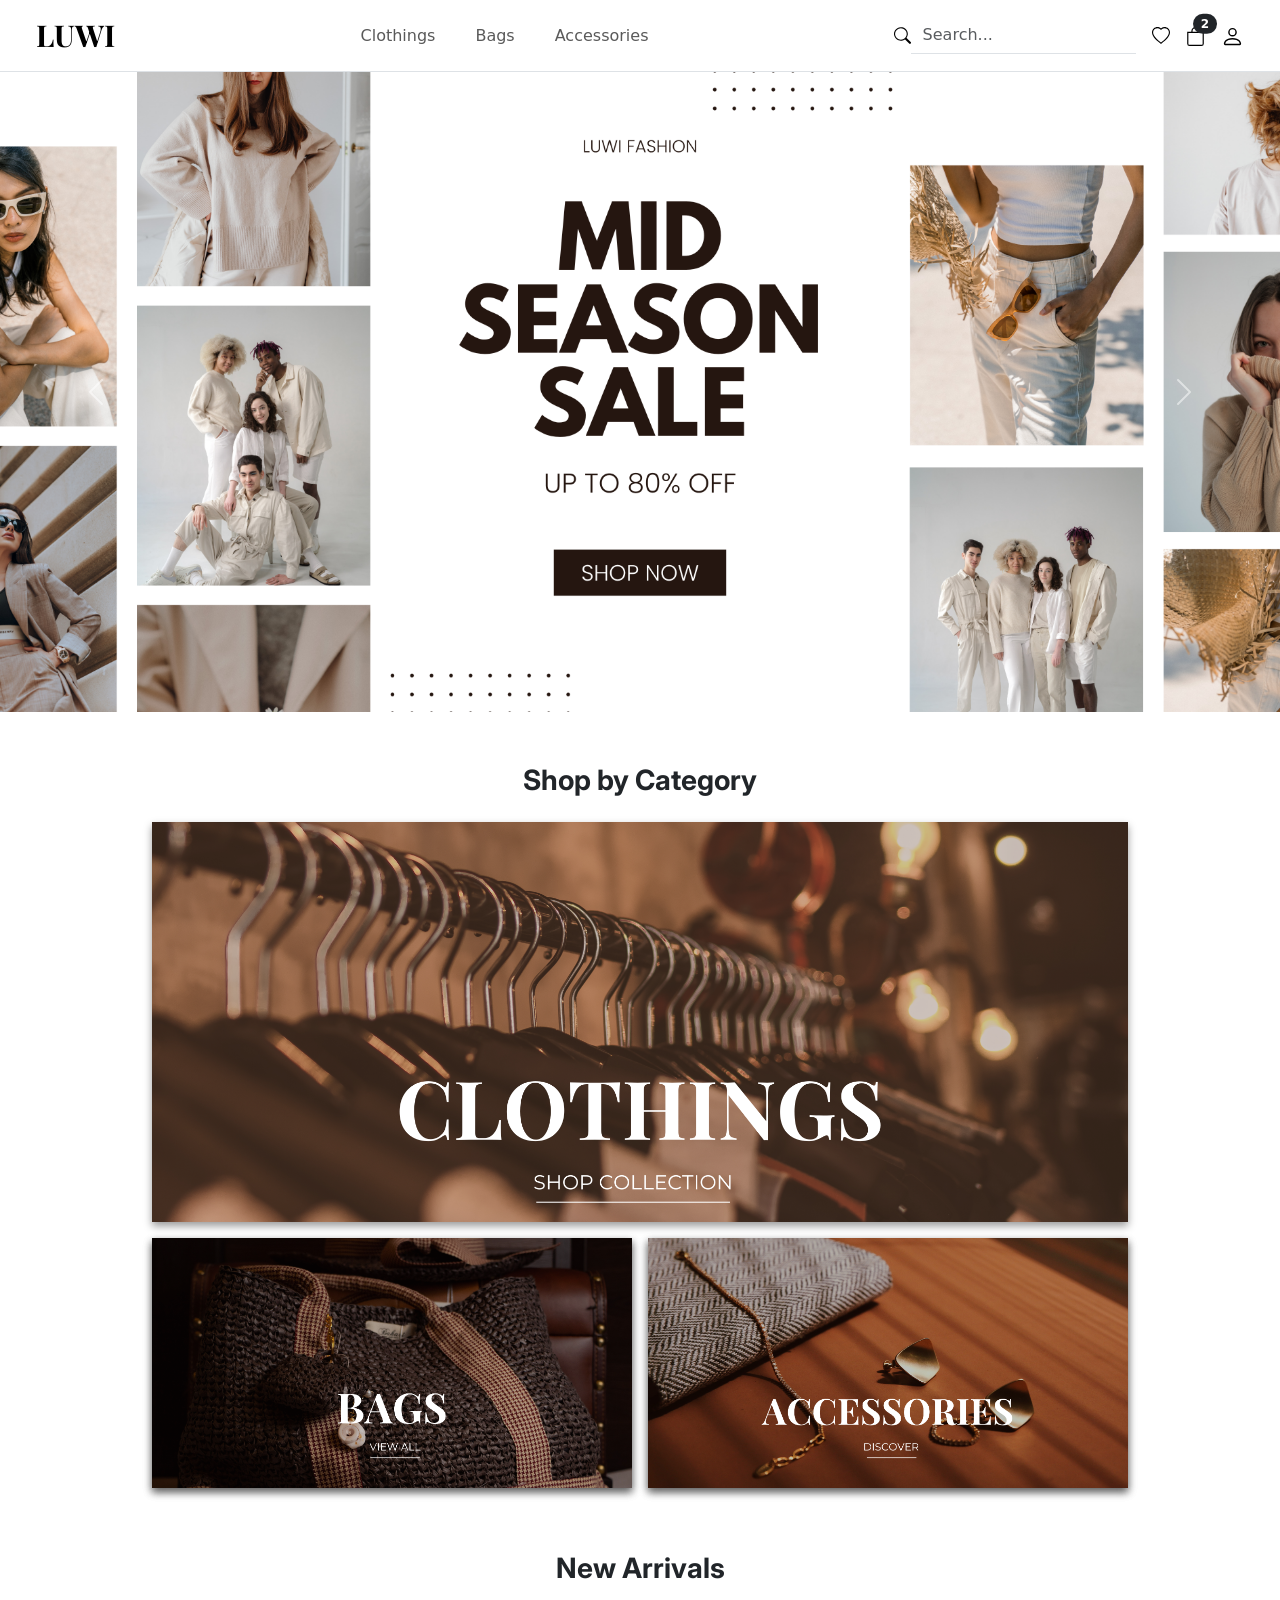
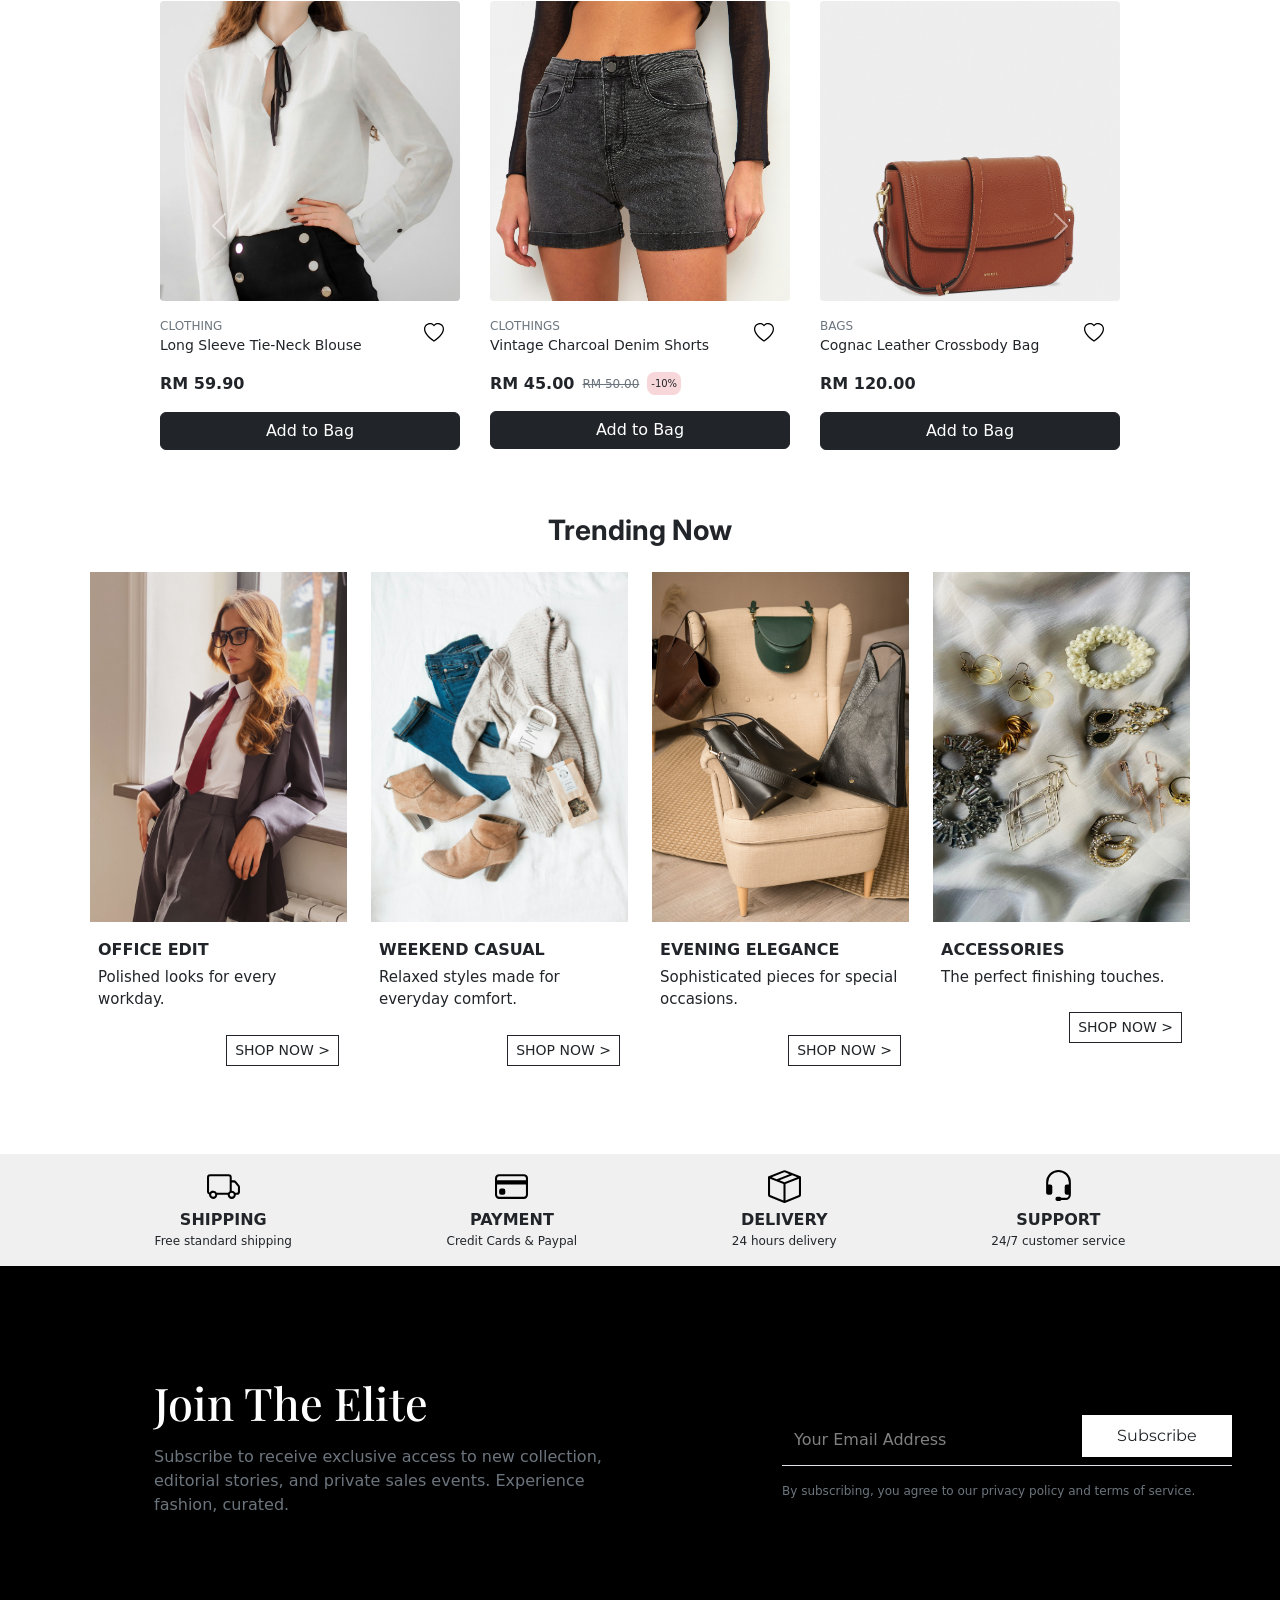
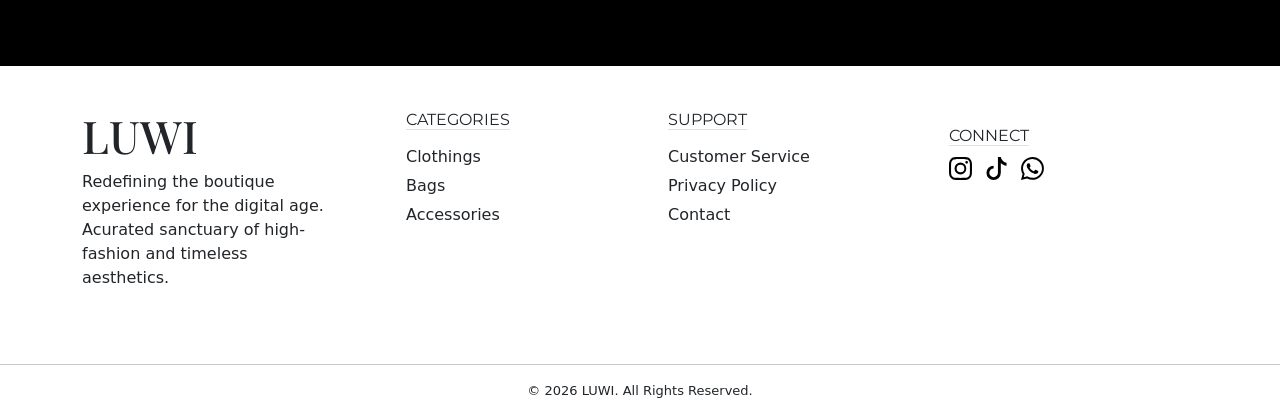
<file: index.html>
<!DOCTYPE html>
<html lang="en">
<head>
    <meta charset="UTF-8">
    <meta name="viewport" content="width=device-width, initial-scale=1.0">
    <link rel="icon" type="image/png" href="./img/icon.png">
    <title>Luwi Fashion</title>
    <link href="https://cdn.jsdelivr.net/npm/bootstrap@5.3.8/dist/css/bootstrap.min.css" rel="stylesheet" integrity="sha384-sRIl4kxILFvY47J16cr9ZwB07vP4J8+LH7qKQnuqkuIAvNWLzeN8tE5YBujZqJLB" crossorigin="anonymous">
    <link rel="preconnect" href="https://fonts.googleapis.com">
    <link rel="preconnect" href="https://fonts.gstatic.com" crossorigin>
    <link href="https://fonts.googleapis.com/css2?family=Inter:ital,opsz,wght@0,14..32,100..900;1,14..32,100..900&family=Montserrat:ital,wght@0,100..900;1,100..900&family=Playfair+Display:ital,wght@0,400..900;1,400..900&display=swap" rel="stylesheet">
    <link rel="stylesheet" href="./css/styles.css">
</head>
<body>
    <!-- NAVBAR -->
    <nav class="navbar navbar-expand-lg bg-white sticky-top border-bottom">
        <div class="container-fluid mx-lg-4 d-flex justify-content-between align-items-center">
            
            <!-- navbar btn for mobile view -->
            <button class="navbar-toggler order-1 order-lg-0 border-0" type="button" data-bs-toggle="offcanvas" data-bs-target="#mobileNav" aria-controls="mobileNav" aria-label="Toggle navigation">
                <span class="navbar-toggler-icon"></span>
            </button>

            <!-- logo -->
            <a class="navbar-brand mx-auto mx-lg-0 order-2 order-lg-1 logo" href="./index.html">LUWI</a>

            <!-- Center Desktop Navbar -->
            <div class="d-none d-lg-flex order-lg-2">
                <ul class="navbar-nav mx-auto gap-4">
                    <li class="nav-item">
                        <a class="nav-link" href="clothings.html">Clothings</a>
                    </li>
                    <li class="nav-item">
                        <a class="nav-link" href="#">Bags</a>
                    </li>
                    <li class="nav-item">
                        <a class="nav-link" href="#">Accessories</a>
                    </li>
                </ul>
            </div>

            <!-- Right Desktop Navbar -->
            <div class="d-flex d-lg-flex order-3 order-lg-3 gap-3">
                <form class="d-none d-lg-flex">
                    <img src="./img/search.svg" alt="search" width="18px">
                    <input type="search" class="form-control border-0 border-bottom rounded-0" placeholder="Search...">
                </form>

                <a href="wishlist.html" class="my-auto"><img src="./img/heart.svg" alt="heart-icon" width="18px"></a>
                
                <a href="cart.html" class="my-auto position-relative">
                    <img src="./img/bag.svg" alt="bag-icon" height="19px">
                    <span class="position-absolute top-0 start-100 translate-middle badge rounded-pill bg-dark">2</span>
                </a>
                
                <div class="dropdown my-auto">
                    <a href="#" role="button" data-bs-toggle="dropdown" aria-expanded="false">
                        <img src="./img/person.svg" alt="profile-icon" width="23px">
                    </a>
                    <ul class="dropdown-menu dropdown-menu-end">
                        <li><a href="#" class="dropdown-item">Login</a></li>
                        <li><a href="#" class="dropdown-item">Sign Up</a></li>
                    </ul>
                </div>
            </div>
            <!-- End of Desktop Navbar -->
        </div>
    </nav>

    <!-- mobile responsive nav -->
    <div class="container">
        <div class="offcanvas offcanvas-start" id="mobileNav" aria-labelledby="mobileNavLabel">
            <div class="offcanvas-header">
                <a href="index.html" class="navbar-brand logo">LUWI</a>
                <button type="button" class="btn-close" data-bs-dismiss="offcanvas" aria-label="Close"></button>
            </div>
            <div class="offcanvas-body">
                <form>
                    <input type="search" class="form-control mb-3 border-0 border-bottom rounded-0" placeholder="Search...">
                </form>
                <ul class="mobile-nav navbar-nav ms-2">
                    <li class="nav-item">
                        <a href="clothings.html" class="nav-link active">Clothings</a>
                    </li>
                    <li class="nav-item">
                        <a href="#" class="nav-link">Bags</a>
                    </li>
                    <li class="nav-item">
                        <a href="#" class="nav-link">Accessories</a>
                    </li>
                </ul>
            </div>
        </div>
    </div>
    <!-- END OF NAVBAR -->

    <!-- HERO SECTION -->
    <div id="carouselIndicators" class="carousel slide" data-bs-ride="carousel">
        <div class="carousel-indicators">
            <button type="button" data-bs-target="#carouselIndicators" data-bs-slide-to="0" class="active" aria-current="true" aria-label="Slide 1"></button>
            <button type="button" data-bs-target="#carouselIndicators" data-bs-slide-to="1" aria-label="Slide 2"></button>
            <button type="button" data-bs-target="#carouselIndicators" data-bs-slide-to="2" aria-label="Slide 3"></button>
        </div>
        <div class="carousel-inner">
            <div class="carousel-item active">
                <a href="clothings.html">
                    <img src="./img/slide1.png" class="d-block w-100" alt="slide1">
                </a>
            </div>
            <div class="carousel-item">
                <a href="clothings.html">
                    <img src="./img/slide2.png" class="d-block w-100" alt="slide2">
                </a>
            </div>
            <div class="carousel-item">
                <a href="clothings.html">
                    <img src="./img/slide3.png" class="d-block w-100" alt="slide2">
                </a>
            </div>
        </div>
        <button class="carousel-control-prev" type="button" data-bs-target="#carouselIndicators" data-bs-slide="prev">
            <span class="carousel-control-prev-icon" aria-hidden="true"></span>
        </button>
        <button class="carousel-control-next" type="button" data-bs-target="#carouselIndicators" data-bs-slide="next">
            <span class="carousel-control-next-icon" aria-hidden="true"></span>
        </button>
    </div>
    <!-- END OF HERO SECTION -->

    <!-- SHOP BY CATEGORY -->
    <div class="container text-center my-3 py-3 category">
        <h5 class="mb-4">Shop by Category</h5>
        
        <div class="row g-3">
            <div class="col-12">
                <div class="grid1">
                    <a href="clothings.html">
                        <img src="./img/category1.png" alt="category1">
                    </a>
                </div>
            </div>
            <div class="col-6">
                <div class="grid2">
                    <a href="clothings.html">
                        <img src="./img/category2.png" alt="category1">
                    </a>
                </div>
            </div>
            <div class="col-6">
                <div class="grid3">
                    <a href="clothings.html">
                        <img src="./img/category3.png" alt="category1">
                    </a>
                </div>
            </div>
        </div>
    </div>
    <!-- END OF SHOP BY CATEGORY -->

    <!-- NEW ARRIVAL -->
    <div class="carousel slide new-arrival mb-3" id="cardCarousel">
        <h5 class="m-0 mt-5">New Arrivals</h5>

        <div class="carousel-inner carousel-content">
            <!-- carousel slide 1 -->
            <div class="carousel-item my-3 active">
                <div class="d-flex justify-content-center justify-space-between gap-3 card-gap">
                    <div class="card border-0">
                        <div class="card-body p-0 position-relative">
                            <a href="./product-detail.html" class="text-decoration-none text-dark">
                                <img src="./img/blouse.jpg" alt="blouse" class="rounded-1 card-img" height="300px" width="100%">
                                <div class="card-detail mt-2">
                                    <p class="text-secondary category-card pt-2 my-0">CLOTHING</p>
                                    <p class="card-description mt-0 mb-2">Long Sleeve Tie-Neck Blouse</p>
                                    <p class="fw-bold price-carousel mt-md-3">RM 59.90</p>
                                </div>
                            </a>

                            <div class="heart-icon position-absolute">
                                <button class="bg-transparent border-0 heart-btn">
                                    <img src="./img/heart.svg" alt="heart-icon">
                                </button>
                            </div>

                            <button type="button" class="btn btn-dark w-100">Add to Bag</button>
                        </div>
                    </div>

                    <div class="card border-0">
                        <div class="card-body p-0 position-relative">
                            <a href="./product-detail.html" class="text-decoration-none text-dark">
                                <img src="./img/new-arrival/denim-short.jpg" alt="short" class="rounded-1 card-img" height="300px" width="100%">
                                <div class="card-detail mt-2">
                                    <p class="text-secondary category-card pt-2 my-0">CLOTHINGS</p>
                                    <p class="card-description mt-0 mb-2 mb-md-0">Vintage Charcoal Denim Shorts</p>

                                    <!-- discount -->
                                    <div class="d-md-flex align-items-center">
                                        <p class="fw-bold price-carousel m-0">RM 45.00</p>
                                        <div class="d-flex align-items-center mt-0 mt-md-3">
                                            <p class="text-secondary text-decoration-line-through ori-price mx-md-2 mx-1">RM 50.00</p>
                                            <p class="bg-danger-subtle p-1 rounded-3 discount-price">-10%</p>
                                        </div>
                                    </div>
                                </div>
                            </a>

                            <div class="heart-icon position-absolute">
                                <button class="bg-transparent border-0 heart-btn">
                                    <img src="./img/heart.svg" alt="heart-icon">
                                </button>
                            </div>

                            <button type="button" class="btn btn-dark w-100">Add to Bag</button>
                        </div>
                    </div>

                    <div class="card border-0">
                        <div class="card-body p-0 card-body-3 position-relative">
                            <a href="./product-detail.html" class="text-decoration-none text-dark">
                                <img src="./img/new-arrival/handbag1.jpg" alt="bag" class="rounded-1 card-img" height="300px" width="100%">
                                <div class="card-detail mt-2">
                                    <p class="text-secondary category-card pt-2 my-0">BAGS</p>
                                    <p class="card-description mt-0 mb-2">Cognac Leather Crossbody Bag</p>
                                    <p class="fw-bold price-carousel mt-md-3">RM 120.00</p>
                                </div>
                            </a>

                            <div class="heart-icon position-absolute">
                                <button class="bg-transparent border-0 heart-btn">
                                    <img src="./img/heart.svg" alt="heart-icon">
                                </button>
                            </div>

                            <button type="button" class="btn btn-dark w-100">Add to Bag</button>
                        </div>
                    </div>
                </div>
            </div>

            <!-- carousel slide 2 -->
            <div class="carousel-item my-3">
                <div class="d-flex justify-content-center justify-space-between gap-3 card-gap">
                    <div class="card border-0">
                        <div class="card-body p-0 position-relative">
                            <a href="./product-detail.html" class="text-decoration-none text-dark">
                                <img src="./img/new-arrival/necklace.jpg" alt="necklace" class="rounded-1 card-img" height="300px" width="100%">
                                <div class="card-detail mt-2">
                                    <p class="text-secondary category-card pt-2 my-0">ACCESSORIES</p>
                                    <p class="card-description mt-0 mb-2 mb-md-0">Multi-Layered Gold Necklace</p>

                                    <!-- discount -->
                                    <div class="d-md-flex align-items-center">
                                        <p class="fw-bold price-carousel m-0">RM 37.05</p>
                                        <div class="d-flex align-items-center mt-0 mt-md-3">
                                            <p class="text-secondary text-decoration-line-through ori-price mx-md-2 mx-1">RM 39.00</p>
                                            <p class="bg-danger-subtle p-1 rounded-3 discount-price">-5%</p>
                                        </div>
                                    </div>
                                </div>
                            </a>

                            <div class="heart-icon position-absolute">
                                <button class="bg-transparent border-0 heart-btn">
                                    <img src="./img/heart.svg" alt="heart-icon">
                                </button>
                            </div>

                            <button type="button" class="btn btn-dark w-100">Add to Bag</button>
                        </div>
                    </div>

                    <div class="card border-0">
                        <div class="card-body p-0 position-relative">
                            <a href="./product-detail.html" class="text-decoration-none text-dark">
                                <img src="./img/new-arrival/glasses.jpg" alt="glasses" class="rounded-1 card-img" height="300px" width="100%">
                                <div class="card-detail mt-2">
                                    <p class="text-secondary category-card pt-2 my-0">ACCESSORIES</p>
                                    <p class="card-description mt-0 mb-2 mb-md-0">Hexagonal Clear Frame Glasses</p>
                                    
                                    <!-- discount -->
                                    <div class="d-md-flex align-items-center">
                                        <p class="fw-bold price-carousel m-0">RM 48.40</p>
                                        <div class="d-flex align-items-center mt-0 mt-md-3">
                                            <p class="text-secondary text-decoration-line-through ori-price mx-md-2 mx-1">RM 55.00</p>
                                            <p class="bg-danger-subtle p-1 rounded-3 discount-price">-12%</p>
                                        </div>
                                    </div>
                                </div>
                            </a>

                            <div class="heart-icon position-absolute">
                                <button class="bg-transparent border-0 heart-btn">
                                    <img src="./img/heart.svg" alt="heart-icon">
                                </button>
                            </div>

                            <button type="button" class="btn btn-dark w-100">Add to Bag</button>
                        </div>
                    </div>

                    <div class="card border-0">
                        <div class="card-body p-0 card-body-3 position-relative">
                            <a href="./product-detail.html" class="text-decoration-none text-dark">
                                <img src="./img/new-arrival/handbag2.jpg" alt="bag" class="rounded-1 card-img" height="300px" width="100%">
                                <div class="card-detail mt-2">
                                    <p class="text-secondary category-card pt-2 my-0">BAGS</p>
                                    <p class="card-description mt-0 mb-2">The Woven Chain Tote Bag (Chestnut)</p>
                                    <p class="fw-bold price-carousel mt-md-3">RM 65.90</p>
                                </div>
                            </a>

                            <div class="heart-icon position-absolute">
                                <button class="bg-transparent border-0 heart-btn">
                                    <img src="./img/heart.svg" alt="heart-icon">
                                </button>
                            </div>

                            <button type="button" class="btn btn-dark w-100">Add to Bag</button>
                        </div>
                    </div>
                </div>
            </div>

            <button class="carousel-control-prev" type="button" data-bs-target="#cardCarousel" data-bs-slide="prev">
                <span class="carousel-control-prev-icon" aria-hidden="true"></span>
                <span class="visually-hidden">Previous</span>
            </button>
            <button class="carousel-control-next" type="button" data-bs-target="#cardCarousel" data-bs-slide="next">
                <span class="carousel-control-next-icon" aria-hidden="true"></span>
                <span class="visually-hidden">Next</span>
            </button>
        </div>
    </div>
    <!-- END OF NEW ARRIVAL SECTION -->

    <!-- TRENDING NOW -->
    <div class="container trending">
        <h5 class="mb-3 mt-5">Trending Now</h5>

        <div class="row row-cols-2 row-cols-md-4 g-2 mb-4 mb-md-5">
            <div class="col mb-4">
                <div class="card h-100 border-0 p-2">
                    <a href="#" class="text-decoration-none text-dark">
                        <img src="./img/trending/office.jpg" alt="office wear" class="trending-img" height="220px" width="100%">
                        <div class="card-body trending-card p-2">
                            <p class="card-title fw-bold mt-2 mb-0">OFFICE EDIT</p>
                            <p class="card-text mb-4 mt-1 trending-caption">Polished looks for every workday.</p>
                            <div class="d-flex justify-content-end">
                                <button type="button" class="btn btn-outline-dark btn-sm rounded-0">SHOP NOW ></button>
                            </div>
                        </div>
                    </a>
                </div>
            </div>

            <div class="col mb-4">
                <div class="card h-100 border-0 p-2">
                    <a href="#" class="text-decoration-none text-dark">
                        <img src="./img/trending/weekend.jpg" alt=""weekend outfit class="trending-img" height="220px" width="100%">
                        <div class="card-body trending-card p-2">
                            <p class="card-title fw-bold mt-2 mb-0">WEEKEND CASUAL</p>
                            <p class="card-text mb-4 mt-1 trending-caption">Relaxed styles made for everyday comfort.</p>
                            <div class="d-flex justify-content-end">
                                <button type="button" class="btn btn-outline-dark btn-sm rounded-0">SHOP NOW ></button>
                            </div>
                        </div>
                    </a>
                </div>
            </div>

            <div class="col mb-4">
                <div class="card h-100 border-0 p-2">
                    <a href="#" class="text-decoration-none text-dark">
                        <img src="./img/trending/bags.jpg" alt="bags collection" class="trending-img" height="220px" width="100%">
                        <div class="card-body trending-card p-2">
                            <p class="card-title fw-bold mt-2 mb-0">EVENING ELEGANCE</p>
                            <p class="card-text mb-4 mt-1 trending-caption">Sophisticated pieces for special occasions.</p>
                            <div class="d-flex justify-content-end">
                                <button type="button" class="btn btn-outline-dark btn-sm rounded-0">SHOP NOW ></button>
                            </div>
                        </div>
                    </a>
                </div>
            </div>

            <div class="col mb-4">
                <div class="card h-100 border-0 p-2">
                    <a href="#" class="text-decoration-none text-dark">
                        <img src="./img/trending/accessories.jpg" alt="accessories" class="trending-img" height="220px" width="100%">
                        <div class="card-body trending-card p-2">
                            <p class="card-title fw-bold mt-2 mb-0">ACCESSORIES</p>
                            <p class="card-text mb-4 mt-1 trending-caption">The perfect finishing touches.</p>
                            <div class="d-flex justify-content-end">
                                <button type="button" class="btn btn-outline-dark btn-sm rounded-0">SHOP NOW ></button>
                            </div>
                        </div>
                    </a>
                </div>
            </div>
        </div>
    </div>

    <!-- SMALL EXTRA INFO -->
    <div class="mt-4 mb-0 d-flex justify-content-evenly extra">
        <div class="content content-extra">
            <img class="mt-3" src="./img/truck.svg" alt="truck" width="33px">
            <p class="extra-title fw-bold">SHIPPING</p>
            <p class="extra-caption mb-3">Free standard shipping</p>
        </div>

        <div class="content content-extra">
            <img class="mt-3" src="./img/credit-card.svg" alt="card" width="33px">
            <p class="extra-title fw-bold">PAYMENT</p>
            <p class="extra-caption">Credit Cards & Paypal</p>
        </div>

         <div class="content content-extra">
            <img class="mt-3" src="./img/box-seam.svg" alt="box" width="33px">
            <p class="extra-title fw-bold">DELIVERY</p>
            <p class="extra-caption">24 hours delivery</p>
        </div>

        <div class="content content-extra">
            <img class="mt-3" src="./img/headset.svg" alt="headset" width="33px">
            <p class="extra-title fw-bold">SUPPORT</p>
            <p class="extra-caption">24/7 customer service</p>
        </div>
    </div>
    <!-- END OF EXTRA INFO -->

    <!-- NEWSLETTER -->
    <div class="newsletter d-md-flex d-sm-flex align-items-center">
        <div class="content-1 w-50 p-4 pt-lg-0 p-lg-5 ms-lg-4">
            <h4 class="text-white my-3">Join The Elite</h4>
            <p class="text-secondary my-2">Subscribe to receive exclusive access to new collection, editorial stories, and private sales events. Experience fashion, curated.</p>
        </div>

        <div class="content-2 w-50 p-4 p-lg-5">
            <form class="newsletter-form d-flex border-bottom">
                <input type="email" class="form-control border-0 border-0 rounded-0 bg-transparent newsletter-input" placeholder="Your Email Address">
                <button type="button" class="btn bg-white rounded-0 p-2 mb-2">Subscribe</button>
            </form>
            <p class="text-secondary mt-3">By subscribing, you agree to our privacy policy and terms of service.</p>
        </div>
    </div>
    <!-- END OF NEWSLETTER -->

    <!-- FOOTER -->
    <div class="container footer-container my-4">
        <footer>
            <!-- big footer -->
            <div class="row big-footer">
                <div class="col-12 col-md-3 brand-col mb-3">
                    <h4>LUWI</h4>
                    <p>Redefining the boutique experience for the digital age. Acurated sanctuary of high-fashion and timeless aesthetics.</p>
                </div>
                <div class="col-6 col-md-3 category-col">
                    <p class="footer-title ms-3 d-inline border-bottom">CATEGORIES</p>
                    <div class="list-group list-group-flush">
                        <a href="#" class="list-group-item list-group-item-action mt-2">Clothings</a>
                        <a href="#" class="list-group-item list-group-item-action">Bags</a>
                        <a href="#" class="list-group-item list-group-item-action">Accessories</a>
                    </div>
                </div>
                <div class="col-6 col-md-3 support-col">
                    <p class="footer-title ms-3 d-inline border-bottom">SUPPORT</p>
                    <div class="list-group list-group-flush">
                        <a href="#" class="list-group-item list-group-item-action mt-2">Customer Service</a>
                        <a href="#" class="list-group-item list-group-item-action">Privacy Policy</a>
                        <a href="#" class="list-group-item list-group-item-action">Contact</a>
                    </div>
                </div>
                <div class="col-12 col-md-3 connect-col ps-4 pt-3">
                    <p class="footer-title d-inline border-bottom">CONNECT</p>
                    <div class="my-2">
                        <a href="https://www.instagram.com" class="pe-2"><img src="./img/instagram.svg" alt="instagram" width=23px"></a>
                        <a href="https://www.tiktok.com" class="pe-2"><img src="./img/tiktok.svg" alt="tiktok" width="23px"></a>
                        <a href="https://www.whatsapp.com" class=""><img src="./img/whatsapp.svg" alt="whatsapp" width="23px"></a>
                    </div>
                </div>
            </div>
        </footer>
    </div>
    <!-- last footer -->
    <footer>
        <div class="text-center">
            <hr>
            <p style="font-size: 13px;">© 2026 LUWI. All Rights Reserved.</p>
        </div>
    </footer>
    <!-- END OF FOOTER -->

    <script src="https://cdn.jsdelivr.net/npm/bootstrap@5.3.8/dist/js/bootstrap.bundle.min.js" integrity="sha384-FKyoEForCGlyvwx9Hj09JcYn3nv7wiPVlz7YYwJrWVcXK/BmnVDxM+D2scQbITxI" crossorigin="anonymous"></script>
</body>
</html>
</file>
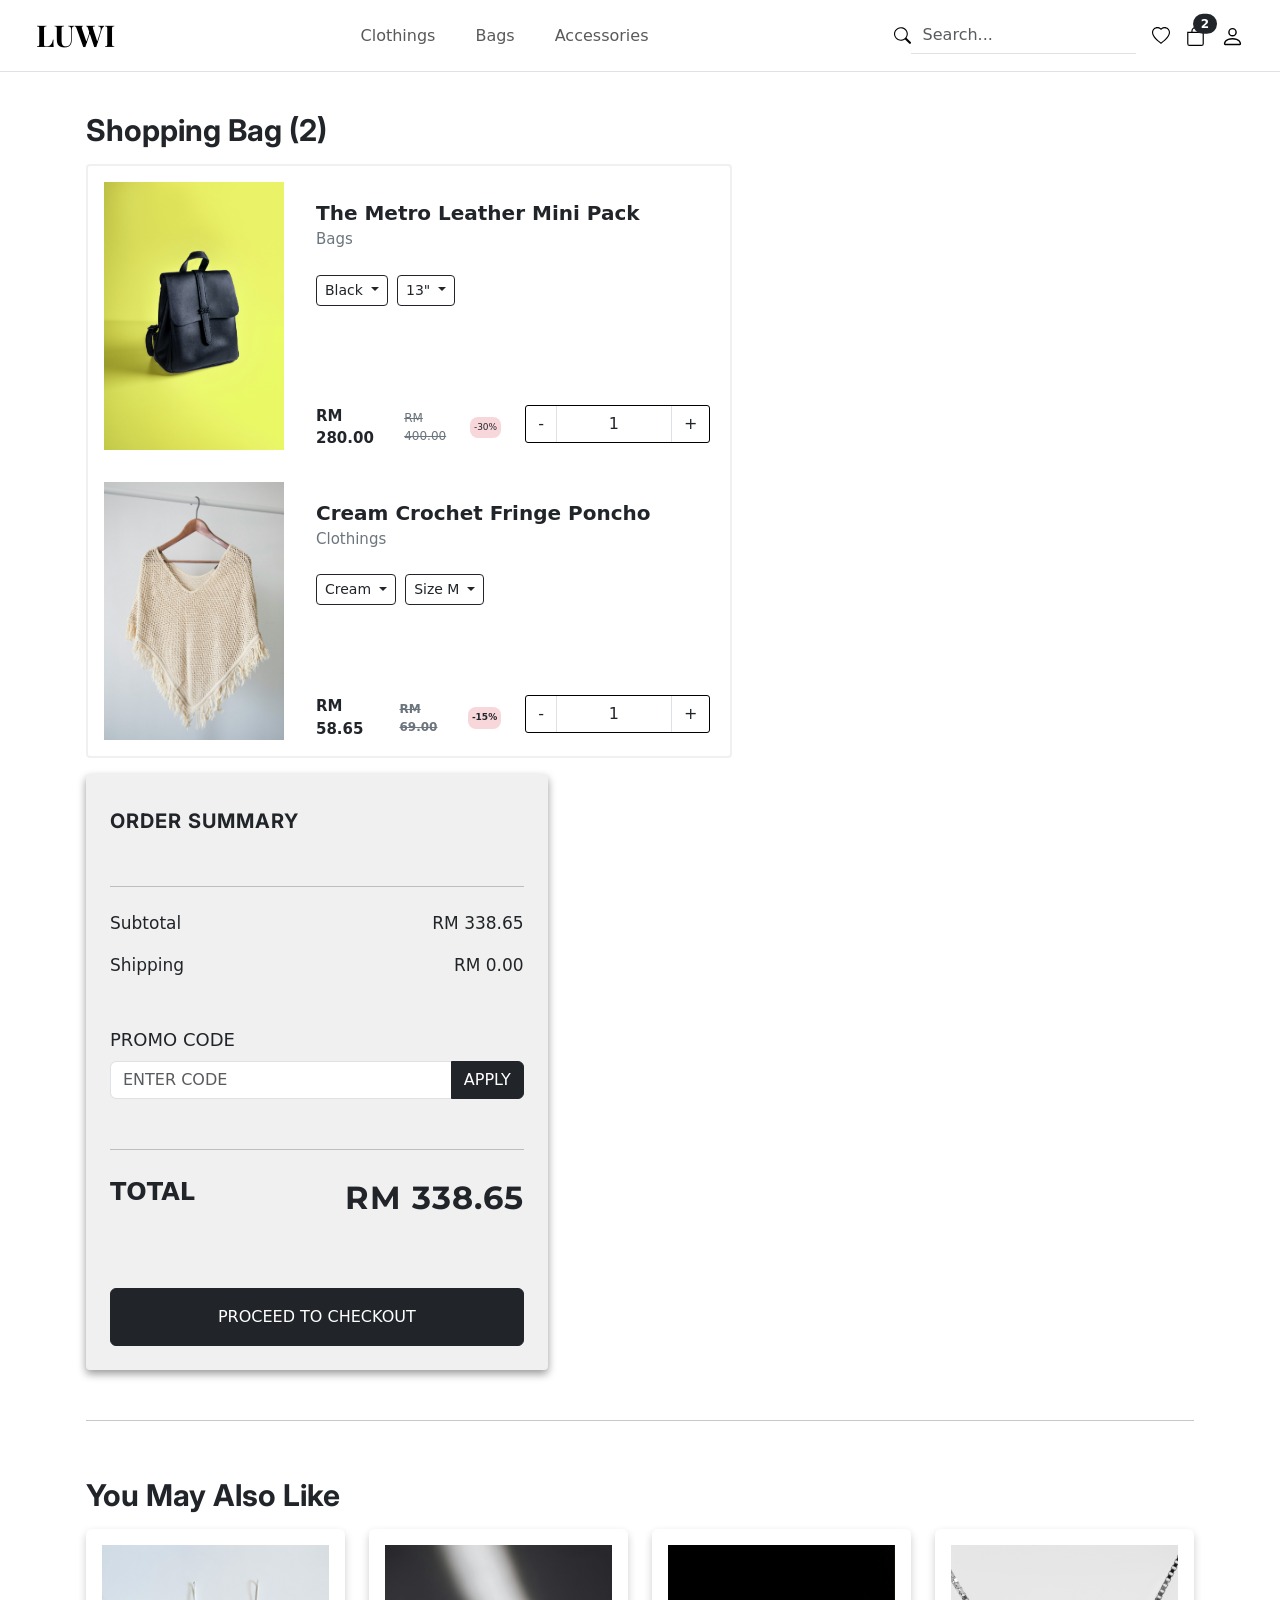
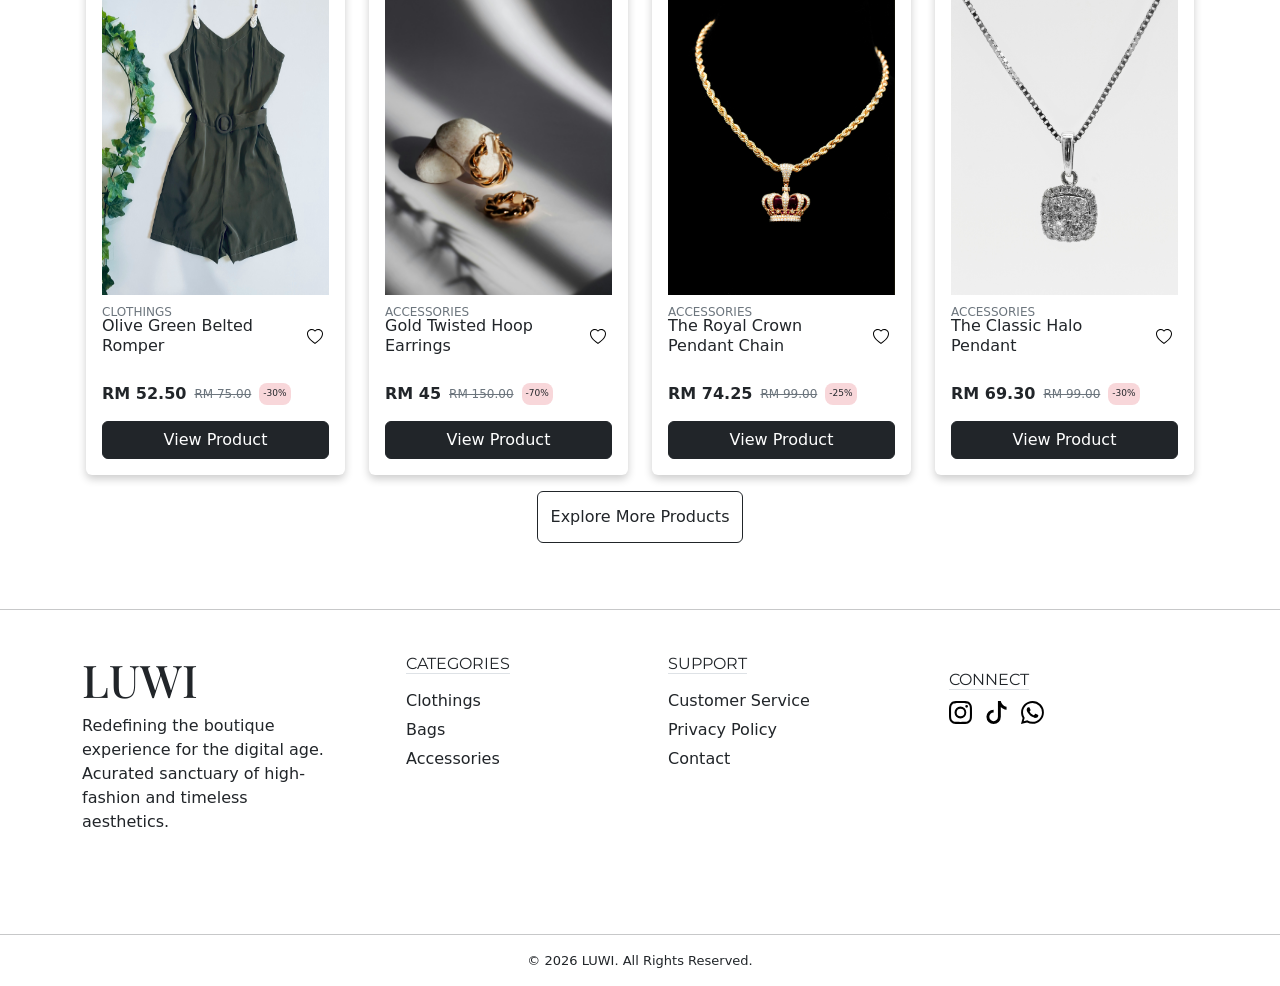
<file: cart.html>
<!DOCTYPE html>
<html lang="en">
<head>
    <meta charset="UTF-8">
    <meta name="viewport" content="width=device-width, initial-scale=1.0">
    <link rel="icon" type="image/png" href="./img/icon.png">
    <title>Luwi Fashion</title>
    <link href="https://cdn.jsdelivr.net/npm/bootstrap@5.3.8/dist/css/bootstrap.min.css" rel="stylesheet" integrity="sha384-sRIl4kxILFvY47J16cr9ZwB07vP4J8+LH7qKQnuqkuIAvNWLzeN8tE5YBujZqJLB" crossorigin="anonymous">
    <link rel="preconnect" href="https://fonts.googleapis.com">
    <link rel="preconnect" href="https://fonts.gstatic.com" crossorigin>
    <link href="https://fonts.googleapis.com/css2?family=Inter:ital,opsz,wght@0,14..32,100..900;1,14..32,100..900&family=Montserrat:ital,wght@0,100..900;1,100..900&family=Playfair+Display:ital,wght@0,400..900;1,400..900&display=swap" rel="stylesheet">
    <link rel="stylesheet" href="./css/cart.css">
</head>
<body>
    <!-- NAVBAR -->
    <nav class="navbar navbar-expand-lg bg-white sticky-top border-bottom">
        <div class="container-fluid mx-lg-4 d-flex justify-content-between align-items-center">
            
            <!-- navbar btn for mobile view -->
            <button class="navbar-toggler order-1 order-lg-0 border-0" type="button" data-bs-toggle="offcanvas" data-bs-target="#mobileNav" aria-controls="mobileNav" aria-label="Toggle navigation">
                <span class="navbar-toggler-icon"></span>
            </button>

            <!-- logo -->
            <a class="navbar-brand mx-auto mx-lg-0 order-2 order-lg-1 logo" href="index.html">LUWI</a>

            <!-- Center Desktop Navbar -->
            <div class="d-none d-lg-flex order-lg-2">
                <ul class="navbar-nav mx-auto gap-4">
                    <li class="nav-item">
                        <a class="nav-link" href="clothings.html">Clothings</a>
                    </li>
                    <li class="nav-item">
                        <a class="nav-link" href="#">Bags</a>
                    </li>
                    <li class="nav-item">
                        <a class="nav-link" href="#">Accessories</a>
                    </li>
                </ul>
            </div>

            <!-- Right Desktop Navbar -->
            <div class="d-flex d-lg-flex order-3 order-lg-3 gap-3">
                <form class="d-none d-lg-flex">
                    <img src="./img/search.svg" alt="search" width="18px">
                    <input type="search" class="form-control border-0 border-bottom rounded-0" placeholder="Search...">
                </form>

                <a href="wishlist.html" class="my-auto"><img src="./img/heart.svg" alt="heart-icon" width="18px"></a>
                
                <a href="cart.html" class="my-auto position-relative">
                    <img src="./img/bag.svg" alt="bag-icon" height="19px">
                    <span class="position-absolute top-0 start-100 translate-middle badge rounded-pill bg-dark">2</span>
                </a>
                
                <div class="dropdown my-auto">
                    <a href="#" role="button" data-bs-toggle="dropdown" aria-expanded="false">
                        <img src="./img/person.svg" alt="profile-icon" width="23px">
                    </a>
                    <ul class="dropdown-menu dropdown-menu-end">
                        <li><a href="#" class="dropdown-item">Login</a></li>
                        <li><a href="#" class="dropdown-item">Sign Up</a></li>
                    </ul>
                </div>
            </div>
            <!-- End of Desktop Navbar -->
        </div>
    </nav>

    <!-- responsive nav -->
    <div class="container">
        <div class="offcanvas offcanvas-start" id="mobileNav" aria-labelledby="mobileNavLabel">
            <div class="offcanvas-header">
                <a href="index.html" class="navbar-brand logo">LUWI</a>
                <button type="button" class="btn-close" data-bs-dismiss="offcanvas" aria-label="Close"></button>
            </div>
            <div class="offcanvas-body">
                <form>
                    <input type="search" class="form-control mb-3 border-0 border-bottom rounded-0" placeholder="Search...">
                </form>
                <ul class="mobile-nav navbar-nav ms-2">
                    <li class="nav-item">
                        <a href="clothings.html" class="nav-link active">Clothings</a>
                    </li>
                    <li class="nav-item">
                        <a href="#" class="nav-link">Bags</a>
                    </li>
                    <li class="nav-item">
                        <a href="#" class="nav-link">Accessories</a>
                    </li>
                </ul>
            </div>
        </div>
    </div>
    <!-- END OF NAVBAR -->

    <!-- MAIN CONTENT -->
    <div class="container main-content my-4 p-3">
        <h5 class="pb-2">Shopping Bag (2)</h5>
        <div class="row px-2 g-3">
            <!-- items -->
            <div class="col-12 col-md-7 item-box p-2 rounded-1">
                <!-- item 1 -->
                <div class="card border-0 d-flex flex-row item-1 mb-3 p-2">
                    <img src="./img/cart-page/backpack.jpg" alt="backpack" width="180px">

                    <div class="card-content w-100 p-3 ms-2 pb-0 px-1 px-md-4 position-relative">
                        <p class="fw-bold product-name mb-0">The Metro Leather Mini Pack</p>
                        <p class="product-category text-secondary mb-4">Bags</p>

                        <!-- color dropdown -->
                        <div class="btn-group me-1 mb-3">
                            <button class="btn btn-outline-dark btn-sm dropdown-toggle" type="button" data-bs-toggle="dropdown" aria-expanded="false">
                                Black
                            </button>
                            <ul class="dropdown-menu">
                                <li><button class="dropdown-item active" type="button">Black</button></li>
                                <li><button class="dropdown-item" type="button">White</button></li>
                                <li><button class="dropdown-item" type="button">Gray</button></li>
                            </ul>
                        </div>

                        <!-- size dropdown -->
                        <div class="btn-group mb-3">
                            <button class="btn btn-outline-dark btn-sm dropdown-toggle" type="button" data-bs-toggle="dropdown" aria-expanded="false">
                                13"
                            </button>
                            <ul class="dropdown-menu">
                                <li><button class="dropdown-item" type="button">13"</button></li>
                                <li><button class="dropdown-item" type="button">15"</button></li>
                            </ul>
                        </div>

                        <!-- price and quantity -->
                        <div class="container price-quantity p-0 position-absolute bottom-0 start-0 px-1 ps-md-4">
                            <div class="row">
                                <div class="col-12 col-md-6 align-content-center py-2 py-md-0">
                                    <!-- discount -->
                                    <div class="d-flex align-items-center discount-box p-0 m-0">
                                        <p class="price m-0 p-0 fw-bold">RM 280.00</p>
                                        <p class="text-secondary text-decoration-line-through mx-2 ori-price p-0 m-0">RM 400.00</p>
                                        <p class="bg-danger-subtle p-1 rounded-3 discount-price p-0 m-0">-30%</p>
                                    </div>
                                </div>

                                <div class="col-12 col-md-6">
                                    <div class="input-group quantity-btn">
                                        <button class="btn btn-outline-dark border-0 border-end rounded-0" type="button">-</button>
                                        <input type="text" class="form-control text-center border-0" value="1" readonly>
                                        <button class="btn btn-outline-dark border-0 border-start rounded-0" type="button">+</button>
                                    </div>
                                </div>
                            </div>
                        </div>
                    </div>
                </div>

                <!-- item 2 -->
                <div class="card border-0 d-flex flex-row item-2 p-2">
                    <img src="./img/cart-page/knitwear.jpg" alt="poncho" width="180px">

                    <div class="card-content w-100 p-3 ms-2 pb-0 px-1 px-md-4 position-relative">
                        <p class="fw-bold product-name mb-0">Cream Crochet Fringe Poncho</p>
                        <p class="product-category text-secondary mb-4">Clothings</p>

                        <!-- color dropdown -->
                        <div class="btn-group me-1 mb-3">
                            <button class="btn btn-outline-dark btn-sm dropdown-toggle" type="button" data-bs-toggle="dropdown" aria-expanded="false">
                                Cream
                            </button>
                            <ul class="dropdown-menu">
                                <li><button class="dropdown-item" type="button">Black</button></li>
                                <li><button class="dropdown-item" type="button">White</button></li>
                                <li><button class="dropdown-item active" type="button">Cream</button></li>
                            </ul>
                        </div>

                        <!-- size dropdown -->
                        <div class="btn-group mb-3">
                            <button class="btn btn-outline-dark btn-sm dropdown-toggle" type="button" data-bs-toggle="dropdown" aria-expanded="false">
                                Size M
                            </button>
                            <ul class="dropdown-menu">
                                <li><button class="dropdown-item" type="button">S</button></li>
                                <li><button class="dropdown-item active" type="button">M</button></li>
                                <li><button class="dropdown-item" type="button">L</button></li>
                                <li><button class="dropdown-item" type="button">XL</button></li>
                            </ul>
                        </div>

                        <!-- price and quantity -->
                        <div class="container price-quantity p-0 position-absolute bottom-0 start-0 px-1 ps-md-4">
                            <div class="row">
                                <div class="col-12 col-md-6 price align-content-center fw-bold py-2 py-md-0">
                                    <!-- discount -->
                                    <div class="d-flex align-items-center discount-box p-0 m-0">
                                        <p class="price m-0 p-0 fw-bold">RM 58.65</p>
                                        <p class="text-secondary text-decoration-line-through mx-2 ori-price p-0 m-0">RM 69.00</p>
                                        <p class="bg-danger-subtle p-1 rounded-3 discount-price p-0 m-0">-15%</p>
                                    </div>
                                </div>
                                <div class="col-12 col-md-6">
                                    <div class="input-group quantity-btn">
                                        <button class="btn btn-outline-dark border-0 border-end rounded-0" type="button">-</button>
                                        <input type="text" class="form-control text-center border-0" value="1" readonly>
                                        <button class="btn btn-outline-dark border-0 border-start rounded-0" type="button">+</button>
                                    </div>
                                </div>
                            </div>
                        </div>
                    </div>
                </div>
            </div>

            <!-- total -->
            <div class="col-12 col-md-5 summary-box p-4 rounded-1">
                <p class="summary-title fw-bold pt-2">ORDER SUMMARY</p><hr>

                <div class="d-flex justify-content-between total-price mt-4">
                    <p class="m-0">Subtotal</p>
                    <p class="m-0">RM 338.65</p>
                </div>
                <div class="d-flex justify-content-between total-price mt-3 mb-5">
                    <p class="m-0">Shipping</p>
                    <p class="m-0">RM 0.00</p>
                </div>

                <p class="promo-code mb-2">PROMO CODE</p>
                <div class="input-group mb-4">
                    <input type="text" class="form-control" placeholder="ENTER CODE" aria-label="Recipient’s username" aria-describedby="button-addon2">
                    <button class="btn btn-dark" type="button">APPLY</button>
                </div><hr>

                <div class="d-flex justify-content-between mt-4 fw-bold">
                    <p class="total m-0 fs-4">TOTAL</p>
                    <p class="final-total m-0 fs-2">RM 338.65</p>
                </div>

                <div class="checkout-btn">
                    <a class="btn btn-dark w-100 mt-3 p-3" href="./checkout.html" role="button">PROCEED TO CHECKOUT</a>
                </div>
            </div>
        </div>
        <hr>
    </div>
    <!-- END OF MAIN CONTENT -->

    <!-- RECOMMENDATIONS -->
    <div class="container recommendation my-4 p-3">
        <h5 class="pb-2">You May Also Like</h5>

        <!-- products -->
        <div class="row row-cols-2 row-cols-md-4 g-4">
            <div class="col">
                <div class="card h-100 border-0">
                    <div class="card-body">
                        <img src="./img/cart-page/dress1.jpg" alt="dress" class="item-img" height="200px" width="100%">
                        <p class="card-text m-0 mt-2 category text-secondary">CLOTHINGS</p>
                        <div class="d-flex justify-content-between align-items-stretch title-btn mb-3 mt-2 mt-md-0">
                            <p class="card-title h-100 d-flex align-items-center lh-sm">Olive Green Belted Romper</p>
                            <button class="bg-transparent heart-btn border-0">
                                <img src="./img/heart.svg" alt="heart icon">
                            </button>
                        </div>

                        <!-- discount -->
                        <div class="d-md-flex align-items-center">
                            <p class="fw-bold price-carousel m-0">RM 52.50</p>
                            <div class="d-flex align-items-center mt-0 mt-md-3">
                                <p class="text-secondary text-decoration-line-through ori-price mx-md-2 mx-1">RM 75.00</p>
                                <p class="bg-danger-subtle p-1 rounded-3 discount-price">-30%</p>
                            </div>
                        </div>

                        <a class="btn btn-dark w-100" href="#" role="button">View Product</a>
                    </div>
                </div>
            </div>
            
            <div class="col">
                <div class="card h-100 border-0">
                    <div class="card-body">
                        <img src="./img/cart-page/earring2.jpg" alt="earring" class="item-img" height="200px" width="100%">
                        <p class="card-text m-0 mt-2 category text-secondary">ACCESSORIES</p>
                        <div class="d-flex justify-content-between align-items-stretch title-btn mb-3 mt-2 mt-md-0">
                            <p class="card-title h-100 d-flex align-items-center lh-sm">Gold Twisted Hoop Earrings</p>
                            <button class="bg-transparent heart-btn border-0">
                                <img src="./img/heart.svg" alt="heart icon">
                            </button>
                        </div>
                        
                        <!-- discount -->
                        <div class="d-md-flex align-items-center">
                            <p class="fw-bold price-carousel m-0">RM 45</p>
                            <div class="d-flex align-items-center mt-0 mt-md-3">
                                <p class="text-secondary text-decoration-line-through ori-price mx-md-2 mx-1">RM 150.00</p>
                                <p class="bg-danger-subtle p-1 rounded-3 discount-price">-70%</p>
                            </div>
                        </div>

                        <a class="btn btn-dark w-100" href="#" role="button">View Product</a>                    </div>
                </div>
            </div>
            <div class="col">
                <div class="card h-100 border-0">
                    <div class="card-body">
                        <img src="./img/cart-page/necklace1.jpg" alt="royal pendant necklace" class="item-img" height="200px" width="100%">
                        <p class="card-text m-0 mt-2 category text-secondary">ACCESSORIES</p>
                        <div class="d-flex justify-content-between align-items-stretch title-btn mb-3 mt-2 mt-md-0">
                            <p class="card-title h-100 d-flex align-items-center lh-sm">The Royal Crown Pendant Chain</p>
                            <button class="bg-transparent heart-btn border-0">
                                <img src="./img/heart.svg" alt="heart icon">
                            </button>
                        </div>
                        
                        <!-- discount -->
                        <div class="d-md-flex align-items-center">
                            <p class="fw-bold price-carousel m-0">RM 74.25</p>
                            <div class="d-flex align-items-center mt-0 mt-md-3">
                                <p class="text-secondary text-decoration-line-through ori-price mx-md-2 mx-1">RM 99.00</p>
                                <p class="bg-danger-subtle p-1 rounded-3 discount-price">-25%</p>
                            </div>
                        </div>

                        <a class="btn btn-dark w-100" href="#" role="button">View Product</a>                    </div>
                </div>
            </div>
            <div class="col">
                <div class="card h-100 border-0">
                    <div class="card-body">
                        <img src="./img/cart-page/necklace3.jpg" alt="diamond necklace" class="item-img" height="200px" width="100%">
                        <p class="card-text m-0 mt-2 category text-secondary">ACCESSORIES</p>
                        <div class="d-flex justify-content-between align-items-stretch title-btn mb-3 mt-2 mt-md-0">
                            <p class="card-title h-100 d-flex align-items-center lh-sm">The Classic Halo Pendant</p>
                            <button class="bg-transparent heart-btn border-0">
                                <img src="./img/heart.svg" alt="heart icon">
                            </button>
                        </div>
                        
                        <!-- discount -->
                        <div class="d-md-flex align-items-center">
                            <p class="fw-bold price-carousel m-0">RM 69.30</p>
                            <div class="d-flex align-items-center mt-0 mt-md-3">
                                <p class="text-secondary text-decoration-line-through ori-price mx-md-2 mx-1">RM 99.00</p>
                                <p class="bg-danger-subtle p-1 rounded-3 discount-price">-30%</p>
                            </div>
                        </div>

                        <a class="btn btn-dark w-100" href="#" role="button">View Product</a>                    </div>
                </div>
            </div>
        </div>
        
        <div class="d-flex justify-content-center mt-3">
            <a class="btn btn-outline-dark more-btn" href="#" role="button">Explore More Products</a>
        </div>
    </div><hr>
    <!-- END OF RECOMMENDATION -->

    <!-- FOOTER -->
    <div class="container footer-container my-4">
        <footer>
            <!-- big footer -->
            <div class="row big-footer">
                <div class="col-12 col-md-3 brand-col mb-3">
                    <h4>LUWI</h4>
                    <p>Redefining the boutique experience for the digital age. Acurated sanctuary of high-fashion and timeless aesthetics.</p>
                </div>
                <div class="col-6 col-md-3 category-col">
                    <p class="footer-title ms-3 d-inline border-bottom">CATEGORIES</p>
                    <div class="list-group list-group-flush">
                        <a href="#" class="list-group-item list-group-item-action mt-2">Clothings</a>
                        <a href="#" class="list-group-item list-group-item-action">Bags</a>
                        <a href="#" class="list-group-item list-group-item-action">Accessories</a>
                    </div>
                </div>
                <div class="col-6 col-md-3 support-col">
                    <p class="footer-title ms-3 d-inline border-bottom">SUPPORT</p>
                    <div class="list-group list-group-flush">
                        <a href="#" class="list-group-item list-group-item-action mt-2">Customer Service</a>
                        <a href="#" class="list-group-item list-group-item-action">Privacy Policy</a>
                        <a href="#" class="list-group-item list-group-item-action">Contact</a>
                    </div>
                </div>
                <div class="col-12 col-md-3 connect-col ps-4 pt-3">
                    <p class="footer-title d-inline border-bottom">CONNECT</p>
                    <div class="my-2">
                        <a href="https://www.instagram.com" class="pe-2"><img src="./img/instagram.svg" alt="instagram" width=23px"></a>
                        <a href="https://www.tiktok.com" class="pe-2"><img src="./img/tiktok.svg" alt="tiktok" width="23px"></a>
                        <a href="https://www.whatsapp.com" class=""><img src="./img/whatsapp.svg" alt="whatsapp" width="23px"></a>
                    </div>
                </div>
            </div>
        </footer>
    </div><hr>

    <!-- last footer -->
    <footer>
        <div class="text-center pt-3">
            <p style="font-size: 13px;">© 2026 LUWI. All Rights Reserved.</p>
        </div>
    </footer>
    <!-- END OF FOOTER -->

    <script src="https://cdn.jsdelivr.net/npm/bootstrap@5.3.8/dist/js/bootstrap.bundle.min.js" integrity="sha384-FKyoEForCGlyvwx9Hj09JcYn3nv7wiPVlz7YYwJrWVcXK/BmnVDxM+D2scQbITxI" crossorigin="anonymous"></script>
</body>
</html>
</file>
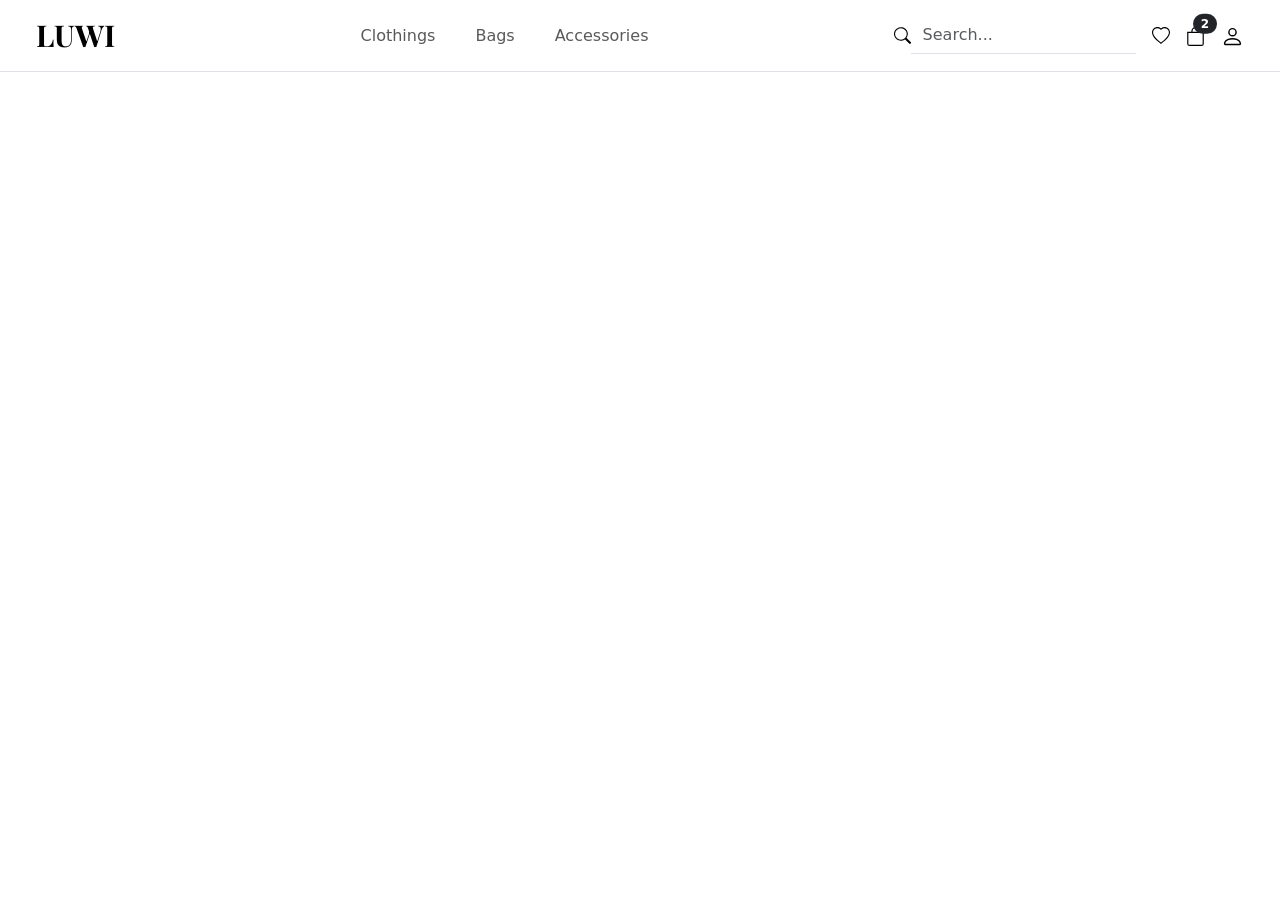
<file: clothings.html>
<!DOCTYPE html>
<html lang="en">
<head>
    <meta charset="UTF-8">
    <meta name="viewport" content="width=device-width, initial-scale=1.0">
    <link rel="icon" type="image/png" href="./img/icon.png">
    <title>Luwi Fashion</title>
    <link href="https://cdn.jsdelivr.net/npm/bootstrap@5.3.8/dist/css/bootstrap.min.css" rel="stylesheet" integrity="sha384-sRIl4kxILFvY47J16cr9ZwB07vP4J8+LH7qKQnuqkuIAvNWLzeN8tE5YBujZqJLB" crossorigin="anonymous">
    <link rel="preconnect" href="https://fonts.googleapis.com">
    <link rel="preconnect" href="https://fonts.gstatic.com" crossorigin>
    <link href="https://fonts.googleapis.com/css2?family=Inter:ital,opsz,wght@0,14..32,100..900;1,14..32,100..900&family=Montserrat:ital,wght@0,100..900;1,100..900&family=Playfair+Display:ital,wght@0,400..900;1,400..900&display=swap" rel="stylesheet">
    <link rel="stylesheet" href="./css/clothings.css">
</head>
<body>
    <!-- NAVBAR -->
    <nav class="navbar navbar-expand-lg bg-white sticky-top border-bottom">
        <div class="container-fluid mx-lg-4 d-flex justify-content-between align-items-center">
            
            <!-- navbar btn for mobile view -->
            <button class="navbar-toggler order-1 order-lg-0 border-0" type="button" data-bs-toggle="offcanvas" data-bs-target="#mobileNav" aria-controls="mobileNav" aria-label="Toggle navigation">
                <span class="navbar-toggler-icon"></span>
            </button>

            <!-- logo -->
            <a class="navbar-brand mx-auto mx-lg-0 order-2 order-lg-1 logo" href="index.html">LUWI</a>

            <!-- Center Desktop Navbar -->
            <div class="d-none d-lg-flex order-lg-2">
                <ul class="navbar-nav mx-auto gap-4">
                    <li class="nav-item">
                        <a class="nav-link" href="clothings.html">Clothings</a>
                    </li>
                    <li class="nav-item">
                        <a class="nav-link" href="#">Bags</a>
                    </li>
                    <li class="nav-item">
                        <a class="nav-link" href="#">Accessories</a>
                    </li>
                </ul>
            </div>

            <!-- Right Desktop Navbar -->
            <div class="d-flex d-lg-flex order-3 order-lg-3 gap-3">
                <form class="d-none d-lg-flex">
                    <img src="./img/search.svg" alt="search" width="18px">
                    <input type="search" class="form-control border-0 border-bottom rounded-0" placeholder="Search...">
                </form>

                <a href="wishlist.html" class="my-auto"><img src="./img/heart.svg" alt="heart-icon" width="18px"></a>
                
                <a href="cart.html" class="my-auto position-relative">
                    <img src="./img/bag.svg" alt="bag-icon" height="19px">
                    <span class="position-absolute top-0 start-100 translate-middle badge rounded-pill bg-dark">2</span>
                </a>
                
                <div class="dropdown my-auto">
                    <a href="#" role="button" data-bs-toggle="dropdown" aria-expanded="false">
                        <img src="./img/person.svg" alt="profile-icon" width="23px">
                    </a>
                    <ul class="dropdown-menu dropdown-menu-end">
                        <li><a href="#" class="dropdown-item">Login</a></li>
                        <li><a href="#" class="dropdown-item">Sign Up</a></li>
                    </ul>
                </div>
            </div>
            <!-- End of Desktop Navbar -->
        </div>
    </nav>

    <!-- mobile responsive nav -->
    <div class="container">
        <div class="offcanvas offcanvas-start" id="mobileNav" aria-labelledby="mobileNavLabel">
            <div class="offcanvas-header">
                <a href="index.html" class="navbar-brand logo">LUWI</a>
                <button type="button" class="btn-close" data-bs-dismiss="offcanvas" aria-label="Close"></button>
            </div>
            <div class="offcanvas-body">
                <form>
                    <input type="search" class="form-control mb-3 border-0 border-bottom rounded-0" placeholder="Search...">
                </form>
                <ul class="mobile-nav navbar-nav ms-2">
                    <li class="nav-item">
                        <a href="clothings.html" class="nav-link active">Clothings</a>
                    </li>
                    <li class="nav-item">
                        <a href="#" class="nav-link">Bags</a>
                    </li>
                    <li class="nav-item">
                        <a href="#" class="nav-link">Accessories</a>
                    </li>
                </ul>
            </div>
        </div>
    </div>
    <!-- END OF NAVBAR -->

    <script src="https://cdn.jsdelivr.net/npm/bootstrap@5.3.8/dist/js/bootstrap.bundle.min.js" integrity="sha384-FKyoEForCGlyvwx9Hj09JcYn3nv7wiPVlz7YYwJrWVcXK/BmnVDxM+D2scQbITxI" crossorigin="anonymous"></script>
</body>
</html>
</file>
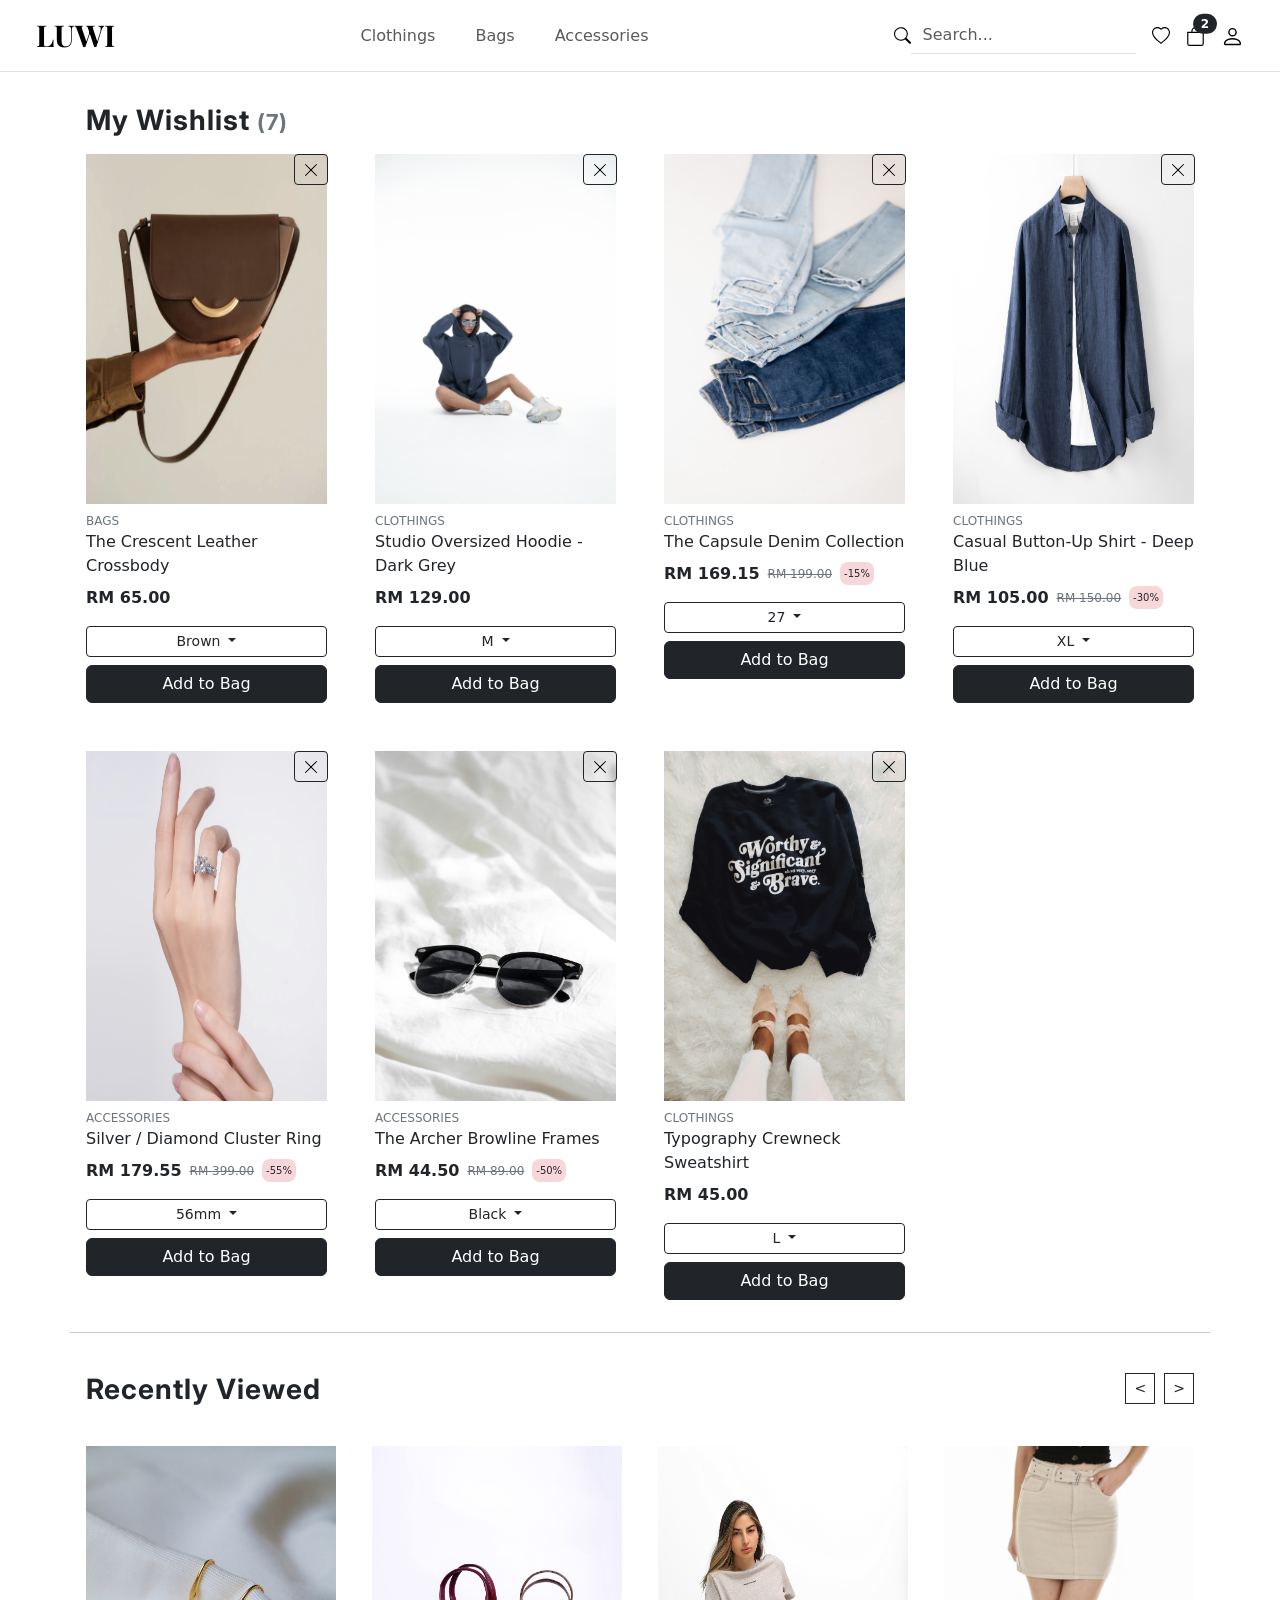
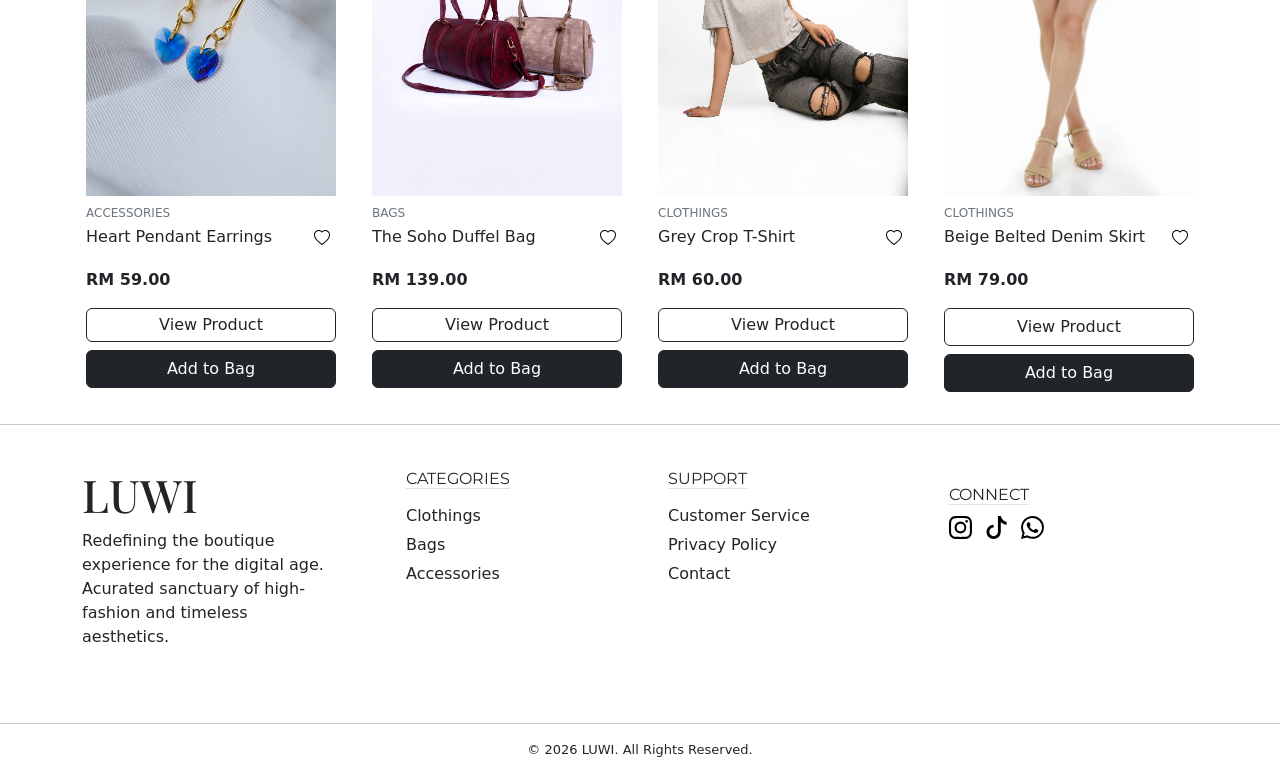
<file: wishlist.html>
<!DOCTYPE html>
<html lang="en">
<head>
    <meta charset="UTF-8">
    <meta name="viewport" content="width=device-width, initial-scale=1.0">
    <link rel="icon" type="image/png" href="./img/icon.png">
    <title>Luwi Fashion</title>
    <link href="https://cdn.jsdelivr.net/npm/bootstrap@5.3.8/dist/css/bootstrap.min.css" rel="stylesheet" integrity="sha384-sRIl4kxILFvY47J16cr9ZwB07vP4J8+LH7qKQnuqkuIAvNWLzeN8tE5YBujZqJLB" crossorigin="anonymous">
    <link rel="preconnect" href="https://fonts.googleapis.com">
    <link rel="preconnect" href="https://fonts.gstatic.com" crossorigin>
    <link href="https://fonts.googleapis.com/css2?family=Inter:ital,opsz,wght@0,14..32,100..900;1,14..32,100..900&family=Montserrat:ital,wght@0,100..900;1,100..900&family=Playfair+Display:ital,wght@0,400..900;1,400..900&display=swap" rel="stylesheet">
    <link rel="stylesheet" href="./css/wishlist.css">
</head>
<body>
    <!-- NAVBAR -->
    <nav class="navbar navbar-expand-lg bg-white sticky-top border-bottom">
        <div class="container-fluid mx-lg-4 d-flex justify-content-between align-items-center">
            
            <!-- navbar btn for mobile view -->
            <button class="navbar-toggler order-1 order-lg-0 border-0" type="button" data-bs-toggle="offcanvas" data-bs-target="#mobileNav" aria-controls="mobileNav" aria-label="Toggle navigation">
                <span class="navbar-toggler-icon"></span>
            </button>

            <!-- logo -->
            <a class="navbar-brand mx-auto mx-lg-0 order-2 order-lg-1 logo" href="index.html">LUWI</a>

            <!-- Center Desktop Navbar -->
            <div class="d-none d-lg-flex order-lg-2">
                <ul class="navbar-nav mx-auto gap-4">
                    <li class="nav-item">
                        <a class="nav-link" href="clothings.html">Clothings</a>
                    </li>
                    <li class="nav-item">
                        <a class="nav-link" href="#">Bags</a>
                    </li>
                    <li class="nav-item">
                        <a class="nav-link" href="#">Accessories</a>
                    </li>
                </ul>
            </div>

            <!-- Right Desktop Navbar -->
            <div class="d-flex d-lg-flex order-3 order-lg-3 gap-3">
                <form class="d-none d-lg-flex">
                    <img src="./img/search.svg" alt="search" width="18px">
                    <input type="search" class="form-control border-0 border-bottom rounded-0" placeholder="Search...">
                </form>

                <a href="wishlist.html" class="my-auto"><img src="./img/heart.svg" alt="heart-icon" width="18px"></a>
                
                <a href="cart.html" class="my-auto position-relative">
                    <img src="./img/bag.svg" alt="bag-icon" height="19px">
                    <span class="position-absolute top-0 start-100 translate-middle badge rounded-pill bg-dark">2</span>
                </a>
                
                <div class="dropdown my-auto">
                    <a href="#" role="button" data-bs-toggle="dropdown" aria-expanded="false">
                        <img src="./img/person.svg" alt="profile-icon" width="23px">
                    </a>
                    <ul class="dropdown-menu dropdown-menu-end">
                        <li><a href="#" class="dropdown-item">Login</a></li>
                        <li><a href="#" class="dropdown-item">Sign Up</a></li>
                    </ul>
                </div>
            </div>
            <!-- End of Desktop Navbar -->
        </div>
    </nav>

    <!-- responsive nav -->
    <div class="container">
        <div class="offcanvas offcanvas-start" id="mobileNav" aria-labelledby="mobileNavLabel">
            <div class="offcanvas-header">
                <a href="index.html" class="navbar-brand logo">LUWI</a>
                <button type="button" class="btn-close" data-bs-dismiss="offcanvas" aria-label="Close"></button>
            </div>
            <div class="offcanvas-body">
                <form>
                    <input type="search" class="form-control mb-3 border-0 border-bottom rounded-0" placeholder="Search...">
                </form>
                <ul class="mobile-nav navbar-nav ms-2">
                    <li class="nav-item">
                        <a href="clothings.html" class="nav-link active">Clothings</a>
                    </li>
                    <li class="nav-item">
                        <a href="#" class="nav-link">Bags</a>
                    </li>
                    <li class="nav-item">
                        <a href="#" class="nav-link">Accessories</a>
                    </li>
                </ul>
            </div>
        </div>
    </div>
    <!-- END OF NAVBAR -->

    <!-- WISHLIST MAIN CONTENT -->
    <div class="container wishlist-box p-0 mt-md-3 mb-4">
        <h5 class="title m-0 p-3 pb-0">My Wishlist <span class="text-secondary wishlist-qty">(7)</span></h5>

        <div class="row row-cols-2 row-cols-md-4 g-3">
            <div class="col">
                <div class="card h-100 border-0">
                    <div class="card-body position-relative">
                        <button type="button" class="btn btn-outline-dark btn-sm position-absolute remove-btn"><img src="./img/x-lg.svg" alt=""></button>
                        <a href="index.html" class="text-decoration-none text-dark">
                            <img src="./img/wishlist/bag.jpg" alt="brown bag" class="item-img" height="250px" width="100%">
                            <p class="card-text m-0 mt-2 category text-secondary">BAGS</p>
                            <p class="card-title">The Crescent Leather Crossbody</p>
                            <p class="card-text fw-bold mb-3">RM 65.00</p>
                        </a>

                        <div class="btn-group mb-2 w-100">
                            <button class="btn btn-outline-dark btn-sm dropdown-toggle" type="button" data-bs-toggle="dropdown" aria-expanded="false">
                                Brown
                            </button>
                            <ul class="dropdown-menu w-100">
                                <li><button class="dropdown-item" type="button">Black</button></li>
                                <li><button class="dropdown-item active" type="button">Brown</button></li>
                                <li><button class="dropdown-item" type="button">Cream</button></li>
                                <li><button class="dropdown-item" type="button">White</button></li>
                            </ul>
                        </div>

                        <button type="button" class="btn btn-dark w-100">Add to Bag</button>
                    </div>
                </div>
            </div>

            <div class="col">
                <div class="card h-100 border-0">
                    <div class="card-body">
                        <button type="button" class="btn btn-outline-dark btn-sm position-absolute remove-btn"><img src="./img/x-lg.svg" alt=""></button>
                        <a href="index.html" class="text-decoration-none text-dark">
                            <img src="./img/wishlist/hoodie.jpg" alt="hoodie" class="item-img" height="250px" width="100%">
                            <p class="card-text m-0 mt-2 category text-secondary">CLOTHINGS</p>
                            <p class="card-title">Studio Oversized Hoodie - Dark Grey</p>
                            <p class="card-text fw-bold mb-3">RM 129.00</p>
                        </a>

                        <div class="btn-group mb-2 w-100">
                            <button class="btn btn-outline-dark btn-sm dropdown-toggle" type="button" data-bs-toggle="dropdown" aria-expanded="false">
                                M
                            </button>
                            <ul class="dropdown-menu w-100">
                                <li><button class="dropdown-item active" type="button">M</button></li>
                                <li><button class="dropdown-item" type="button">L</button></li>
                                <li><button class="dropdown-item" type="button">XL</button></li>
                            </ul>
                        </div>

                        <button type="button" class="btn btn-dark w-100">Add to Bag</button>
                    </div>
                </div>
            </div>

            <div class="col">
                <div class="card h-100 border-0">
                    <div class="card-body">
                        <button type="button" class="btn btn-outline-dark btn-sm position-absolute remove-btn"><img src="./img/x-lg.svg" alt=""></button>
                        <a href="index.html" class="text-decoration-none text-dark">
                            <img src="./img/wishlist/jeans.jpg" alt="jeans" class="item-img" height="250px" width="100%">
                            <p class="card-text m-0 mt-2 category text-secondary">CLOTHINGS</p>
                            <p class="card-title">The Capsule Denim Collection</p>

                            <!-- discount -->
                            <div class="d-md-flex align-items-center">
                                <p class="fw-bold price-carousel mt-0 mb-0 mb-md-3">RM 169.15</p>
                                <div class="d-flex align-items-center mt-0">
                                    <p class="text-secondary text-decoration-line-through ori-price mx-md-2 mx-1">RM 199.00</p>
                                    <p class="bg-danger-subtle p-1 rounded-3 discount-price">-15%</p>
                                </div>
                            </div>
                        </a>

                        <div class="btn-group mb-2 w-100">
                            <button class="btn btn-outline-dark btn-sm dropdown-toggle" type="button" data-bs-toggle="dropdown" aria-expanded="false">
                                27
                            </button>
                            <ul class="dropdown-menu w-100">
                                <li><button class="dropdown-item" type="button">24</button></li>
                                <li><button class="dropdown-item" type="button">25</button></li>
                                <li><button class="dropdown-item" type="button">26</button></li>
                                <li><button class="dropdown-item active" type="button">27</button></li>
                                <li><button class="dropdown-item" type="button">28</button></li>
                                <li><button class="dropdown-item" type="button">29</button></li>
                                <li><button class="dropdown-item" type="button">30</button></li>
                            </ul>
                        </div>

                        <button type="button" class="btn btn-dark w-100">Add to Bag</button>
                    </div>
                </div>
            </div>

            <div class="col">
                <div class="card h-100 border-0">
                    <div class="card-body">
                        <button type="button" class="btn btn-outline-dark btn-sm position-absolute remove-btn"><img src="./img/x-lg.svg" alt=""></button>
                        <a href="index.html" class="text-decoration-none text-dark">
                            <img src="./img/wishlist/kemeja.jpg" alt="" class="item-img" height="250px" width="100%">
                            <p class="card-text m-0 mt-2 category text-secondary">CLOTHINGS</p>
                            <p class="card-title">Casual Button-Up Shirt - Deep Blue</p>

                            <!-- discount -->
                            <div class="d-md-flex align-items-center">
                                <p class="fw-bold price-carousel mt-0 mb-0 mb-md-3">RM 105.00</p>
                                <div class="d-flex align-items-center mt-0">
                                    <p class="text-secondary text-decoration-line-through ori-price mx-md-2 mx-1">RM 150.00</p>
                                    <p class="bg-danger-subtle p-1 rounded-3 discount-price">-30%</p>
                                </div>
                            </div>
                        </a>

                        <div class="btn-group mb-2 w-100">
                            <button class="btn btn-outline-dark btn-sm dropdown-toggle" type="button" data-bs-toggle="dropdown" aria-expanded="false">
                                XL
                            </button>
                            <ul class="dropdown-menu w-100">
                                <li><button class="dropdown-item" type="button">S</button></li>
                                <li><button class="dropdown-item" type="button">M</button></li>
                                <li><button class="dropdown-item" type="button">L</button></li>
                                <li><button class="dropdown-item active" type="button">XL</button></li>
                            </ul>
                        </div>

                        <button type="button" class="btn btn-dark w-100">Add to Bag</button>
                    </div>
                </div>
            </div>

            <div class="col">
                <div class="card h-100 border-0">
                    <div class="card-body">
                        <button type="button" class="btn btn-outline-dark btn-sm position-absolute remove-btn"><img src="./img/x-lg.svg" alt=""></button>
                        <a href="index.html" class="text-decoration-none text-dark">
                            <img src="./img/wishlist/ring.jpg" alt="ring" class="item-img" height="250px" width="100%">
                            <p class="card-text m-0 mt-2 category text-secondary">ACCESSORIES</p>
                            <p class="card-title">Silver / Diamond Cluster Ring</p>
                            
                            <!-- discount -->
                            <div class="d-md-flex align-items-center">
                                <p class="fw-bold price-carousel mt-0 mb-0 mb-md-3">RM 179.55</p>
                                <div class="d-flex align-items-center mt-0">
                                    <p class="text-secondary text-decoration-line-through ori-price mx-md-2 mx-1">RM 399.00</p>
                                    <p class="bg-danger-subtle p-1 rounded-3 discount-price">-55%</p>
                                </div>
                            </div>
                        </a>

                        <div class="btn-group mb-2 w-100">
                            <button class="btn btn-outline-dark btn-sm dropdown-toggle" type="button" data-bs-toggle="dropdown" aria-expanded="false">
                                56mm
                            </button>
                            <ul class="dropdown-menu w-100">
                                <li><button class="dropdown-item" type="button">52mm</button></li>
                                <li><button class="dropdown-item" type="button">54mm</button></li>
                                <li><button class="dropdown-item active" type="button">56mm</button></li>
                                <li><button class="dropdown-item" type="button">58mm</button></li>
                            </ul>
                        </div>

                        <button type="button" class="btn btn-dark w-100">Add to Bag</button>
                    </div>
                </div>
            </div>

            <div class="col">
                <div class="card h-100 border-0">
                    <div class="card-body">
                        <button type="button" class="btn btn-outline-dark btn-sm position-absolute remove-btn"><img src="./img/x-lg.svg" alt=""></button>
                        <a href="index.html" class="text-decoration-none text-dark">
                            <img src="./img/wishlist/sunglasses.jpg" alt="sunglass" class="item-img" height="250px" width="100%">
                            <p class="card-text m-0 mt-2 category text-secondary">ACCESSORIES</p>
                            <p class="card-title">The Archer Browline Frames</p>
                            
                            <!-- discount -->
                            <div class="d-md-flex align-items-center">
                                <p class="fw-bold price-carousel mt-0 mb-0 mb-md-3">RM 44.50</p>
                                <div class="d-flex align-items-center mt-0">
                                    <p class="text-secondary text-decoration-line-through ori-price mx-md-2 mx-1">RM 89.00</p>
                                    <p class="bg-danger-subtle p-1 rounded-3 discount-price">-50%</p>
                                </div>
                            </div>
                        </a>

                        <div class="btn-group mb-2 w-100">
                            <button class="btn btn-outline-dark btn-sm dropdown-toggle" type="button" data-bs-toggle="dropdown" aria-expanded="false">
                                Black
                            </button>
                            <ul class="dropdown-menu w-100">
                                <li><button class="dropdown-item" type="button">Black</button></li>
                                <li><button class="dropdown-item" type="button">Grey</button></li>
                                <li><button class="dropdown-item" type="button">Gold</button></li>
                                <li><button class="dropdown-item" type="button">Silver</button></li>
                            </ul>
                        </div>

                        <button type="button" class="btn btn-dark w-100">Add to Bag</button>
                    </div>
                </div>
            </div>

            <div class="col">
                <div class="card h-100 border-0">
                    <div class="card-body">
                        <button type="button" class="btn btn-outline-dark btn-sm position-absolute remove-btn"><img src="./img/x-lg.svg" alt=""></button>
                        <a href="index.html" class="text-decoration-none text-dark">
                            <img src="./img/wishlist/sweatshirt.jpg" alt="sweatshirt" class="item-img" height="250px" width="100%">
                            <p class="card-text m-0 mt-2 category text-secondary">CLOTHINGS</p>
                            <p class="card-title">Typography Crewneck Sweatshirt</p>
                            <p class="card-text fw-bold mb-3">RM 45.00</p>
                        </a>

                        <div class="btn-group mb-2 w-100">
                            <button class="btn btn-outline-dark btn-sm dropdown-toggle" type="button" data-bs-toggle="dropdown" aria-expanded="false">
                                L
                            </button>
                            <ul class="dropdown-menu w-100">
                                <li><button class="dropdown-item" type="button">S</button></li>
                                <li><button class="dropdown-item" type="button">M</button></li>
                                <li><button class="dropdown-item active" type="button">L</button></li>
                                <li><button class="dropdown-item" type="button">XL</button></li>
                            </ul>
                        </div>

                        <button type="button" class="btn btn-dark w-100">Add to Bag</button>
                    </div>
                </div>
            </div>
        </div><hr>
    </div>
    <!-- END OF WISHLIST MAIN CONTENT -->

    <!-- RECENTLY VIEWED -->
    <div class="container wishlist-box p-0 mt-md-3">
        <div class="d-flex justify-content-between mb-4 p-3 pb-0">
            <h5 class="title m-0">Recently Viewed</h5>

            <div>
                <button type="button" class="btn btn-sm btn-outline-dark rounded-0 me-1"><</button>
                <button type="button" class="btn btn-sm btn-outline-dark rounded-0">></button>
            </div>
        </div>

        <!-- items grid -->
        <div class="row row-cols-md-4 g-1">
            <div class="col">
                <div class="card h-100 border-0">
                    <div class="card-body">
                        <img src="./img/new-arrival/earring.jpg" alt="earriings" class="item-img" height="200px" width="100%">
                        <p class="card-text m-0 mt-2 category text-secondary">ACCESSORIES</p>
                        <div class="d-flex justify-content-between align-items-stretch title-btn mb-3">
                            <p class="card-title h-100 d-flex align-items-center flex-wrap lh-sm recently-title">Heart Pendant Earrings</p>
                            <button class="bg-transparent heart-btn border-0">
                                <img src="./img/heart.svg" alt="heart-icon">
                            </button>
                        </div>
                        <p class="card-text fw-bold mt-5 mb-1 mt-md-1 mb-md-3">RM 59.00</p>
                        
                        <a class="btn btn-outline-dark w-100 mb-2 p-1" href="#" role="button">View Product</a>
                        <button type="button" class="btn btn-dark w-100">Add to Bag</button>
                    </div>
                </div>
            </div>

            <div class="col">
                <div class="card h-100 border-0">
                    <div class="card-body">
                        <img src="./img/recent-viewed/bags.jpg" alt="bag" class="item-img" height="200px" width="100%">
                        <p class="card-text m-0 mt-2 category text-secondary">BAGS</p>
                        <div class="d-flex justify-content-between align-items-stretch title-btn mb-3">
                            <p class="card-title h-100 d-flex align-items-center flex-wrap lh-sm recently-title">The Soho Duffel Bag</p>
                            <button class="bg-transparent heart-btn border-0">
                                <img src="./img/heart.svg" alt="heart icon">
                            </button>
                        </div>
                        <p class="card-text fw-bold mt-5 mb-1 mt-md-1 mb-md-3">RM 139.00</p>
                        
                        <a class="btn btn-outline-dark w-100 mb-2 p-1" href="#" role="button">View Product</a>
                        <button type="button" class="btn btn-dark w-100">Add to Bag</button>
                    </div>
                </div>
            </div>

            <div class="col">
                <div class="card h-100 border-0">
                    <div class="card-body">
                        <img src="./img/recent-viewed/shirt.jpg" alt="shirt" class="item-img" height="200px" width="100%">
                        <p class="card-text m-0 mt-2 category text-secondary">CLOTHINGS</p>
                        <div class="d-flex justify-content-between align-items-stretch title-btn mb-3">
                            <p class="card-title h-100 d-flex align-items-center flex-wrap lh-sm recently-title">Grey Crop T-Shirt</p>
                            <button class="bg-transparent heart-btn border-0">
                                <img src="./img/heart.svg" alt="heart icon">
                            </button>
                        </div>
                        <p class="card-text fw-bold mt-5 mb-1 mt-md-1 mb-md-3">RM 60.00</p>
                        
                        <a class="btn btn-outline-dark w-100 mb-2 p-1" href="#" role="button">View Product</a>
                        <button type="button" class="btn btn-dark w-100">Add to Bag</button>
                    </div>
                </div>
            </div>

            <div class="col d-none d-md-block">
                <div class="card h-100 border-0">
                    <div class="card-body">
                        <img src="./img/recent-viewed/skirt.jpg" alt="skirt" class="item-img" height="200px" width="100%">
                        <p class="card-text m-0 mt-2 category text-secondary">CLOTHINGS</p>
                        <div class="d-flex justify-content-between align-items-stretch title-btn mb-3">
                            <p class="card-title h-100 d-flex align-items-center">Beige Belted Denim Skirt</p>
                            <button class="bg-transparent heart-btn border-0">
                                <img src="./img/heart.svg" alt="heart icon">
                            </button>
                        </div>
                        <p class="card-text fw-bold">RM 79.00</p>
                        
                        <a class="btn btn-outline-dark w-100 mb-2" href="#" role="button">View Product</a>
                        <button type="button" class="btn btn-dark w-100">Add to Bag</button>
                    </div>
                </div>
            </div>
        </div>
    </div><hr>
    <!-- END OF RECENTLY VIEWED  -->
    
    <!-- FOOTER -->
    <div class="container footer-container my-4">
        <footer>
            <!-- big footer -->
            <div class="row big-footer">
                <div class="col-12 col-md-3 brand-col mb-3">
                    <h4>LUWI</h4>
                    <p>Redefining the boutique experience for the digital age. Acurated sanctuary of high-fashion and timeless aesthetics.</p>
                </div>
                <div class="col-6 col-md-3 category-col">
                    <p class="footer-title ms-3 d-inline border-bottom">CATEGORIES</p>
                    <div class="list-group list-group-flush">
                        <a href="#" class="list-group-item list-group-item-action mt-2">Clothings</a>
                        <a href="#" class="list-group-item list-group-item-action">Bags</a>
                        <a href="#" class="list-group-item list-group-item-action">Accessories</a>
                    </div>
                </div>
                <div class="col-6 col-md-3 support-col">
                    <p class="footer-title ms-3 d-inline border-bottom">SUPPORT</p>
                    <div class="list-group list-group-flush">
                        <a href="#" class="list-group-item list-group-item-action mt-2">Customer Service</a>
                        <a href="#" class="list-group-item list-group-item-action">Privacy Policy</a>
                        <a href="#" class="list-group-item list-group-item-action">Contact</a>
                    </div>
                </div>
                <div class="col-12 col-md-3 connect-col ps-4 pt-3">
                    <p class="footer-title d-inline border-bottom">CONNECT</p>
                    <div class="my-2">
                        <a href="https://www.instagram.com" class="pe-2"><img src="./img/instagram.svg" alt="instagram" width=23px"></a>
                        <a href="https://www.tiktok.com" class="pe-2"><img src="./img/tiktok.svg" alt="tiktok" width="23px"></a>
                        <a href="https://www.whatsapp.com" class=""><img src="./img/whatsapp.svg" alt="whatsapp" width="23px"></a>
                    </div>
                </div>
            </div>
        </footer>
    </div>

    <!-- last footer -->
    <footer>
        <div class="text-center">
            <hr>
            <p style="font-size: 13px;">© 2026 LUWI. All Rights Reserved.</p>
        </div>
    </footer>
    <!-- END OF FOOTER -->
    
    <script src="https://cdn.jsdelivr.net/npm/bootstrap@5.3.8/dist/js/bootstrap.bundle.min.js" integrity="sha384-FKyoEForCGlyvwx9Hj09JcYn3nv7wiPVlz7YYwJrWVcXK/BmnVDxM+D2scQbITxI" crossorigin="anonymous"></script>
</body>
</html>
</file>
<file: css/styles.css>
body {
    margin: 0;
}

h5 {
    font-family: "Inter", sans-serif;
    font-weight: bold;
    text-align: center;
}

h4 {
    font-family: "Playfair Display", serif;
    font-size: 45px;
}

hr {
    width: 100%;
}

/* navbar */
.form-control:focus {
    box-shadow: none;
    border-color: #ced4da;
}

.logo {
    font-family: "Playfair Display", serif;
    font-size: 30px;
    font-weight: bold;
}

.navbar-toggler:focus {
    box-shadow: none;
}

.mobile-nav {
    color: gray;
}

.mobile-nav > .nav-item:hover {
    color: black;
}

.offcanvas-start {
    width: 250px !important;
}

/* hero */
.carousel-item img {
    max-height: 650px;
    min-height: 200px;
    object-fit: cover;
}

/* shop by category */
.grid1 img {
    width: 100%;
    height: 150px;
    object-fit: cover;
}

.grid2 img, .grid3 img {
    width: 100%;
    height: 100px;
    object-fit: cover;
    box-shadow: 0 4px 8px rgba(0, 0, 0, 0.4);
}

.grid1, .grid2, .grid3 {
    box-shadow: 0 4px 8px rgba(0, 0, 0, 0.4);
    transition: transform 0.3s ease, box-shadow 0.3s ease;
}

.grid1:hover, .grid2:hover, .grid3:hover {
    transform: translateY(-5px) scale(1.0);
    box-shadow: 0 12px 20px rgba(0, 0, 0, 0.5);
}

/* new arrival */
.new-arrival {
    max-width: 990px;
}

.carousel .card {
    width: 200px;
}

/* new arrival - discount */
.ori-price {
    font-size: 12px;
}

.discount-price {
    font-size: 10px;
}

/* new arrival card */
.heart-icon {
    bottom: 105px;
    right: 10px;
}

.card-body .heart-icon img {
    min-width: 20px !important;
    min-height: 20px !important;
}

.card-description {
    font-size: 14px;
}

.category-card {
    font-size: 12px;
}

.price-carousel {
    font-size: 16px;
}

.heart-btn {
    cursor: pointer;
}

/* trending now */
.title-n-btn {
    height: 30px;
}

.trending-name {
    font-size: 18px;
}

.trending-category {
    font-size: 13px;
}

.trending-price {
    font-size: 20px;
}

.trending-card:hover {
    background-color: #f0f0f0;
}

.trending-caption {
    font-size: 15px;
}

/* small info */
.extra {
    background-color: #f0f0f0;
}

.content-extra {
    text-align: center;
}

.extra-title {
    margin: 0;
    margin-top: 5px;
}

.extra-caption {
    margin: 0;
    font-size: 12px;
}

/* newsletter */
.newsletter {
    background-color: black;
    overflow: hidden;
}

.newsletter-input::placeholder {
    color: gray;
}

.newsletter-input {
    width: 300px;
}

.content-2 p {
    font-size: 12px;
}

.content-2 button {
    font-family: "Montserrat", sans-serif;
    width: 150px;
}

.newsletter-input:focus {
    color: white;
}

/* footer */
.footer-title {
    font-family: "Montserrat", sans-serif;
}

.list-group-item {
    border: none !important;
    padding-top: 5px;
    padding-bottom: 0;
}

.list-group-item:hover {
    background-color: transparent !important;
}

/* Desktop view */
@media (min-width:991px) {
    h5 {
        font-size: 28px;
        margin-top: 20px;
    }

    .category {
        width: 1000px;
    }

    .grid1 img {
        width: 100%;
        height: 400px;
    }

    .grid2 img, .grid3 img {
        width: 100%;
        height: 250px;
    }

    .card-gap {
        gap: 30px !important;
    }
    
    /* new arrival */
    .new-arrival {
        margin: 0 auto;
    }

    .carousel .card {
        width: 300px !important;
    }

    /* newsletter */
    .newsletter-form {
        width: 450px;
    }

    .newsletter {
        height: 400px !important;
    }

    .content-2 {
        padding-left: 130px !important;
    }

    .content-1 {
        padding-left: 130px !important;
    }

     /* trending now */
    .trending-img {
        height: 350px;
    }

    /* footer */
    .big-footer {
        height: 250px;
        align-content: center;
        margin-top: 0 !important;
    }

    .brand-col {
        padding-right: 20px;
    }

    .category-col {
        padding-left: 35px;
    }
}

/* mobile view */
@media (max-width:767px) {
    .navbar {
        padding: 0;
    }

    .heart-icon {
        bottom: 33%;
        right: 12px;
    }

    .card-img {
        height: 250px;
    }

    .card-body .heart-icon img {
        min-width: 15px !important;
        min-height: 15px !important;
    }

    .new-arrival {
        margin: 15px;
    }
}

/* smaller mobile view (ip 14pm) */
@media (max-width: 480px) {
    /* new arrival */
    .heart-icon {
        bottom: 38%;
        right: 15px;
    }

    .card-img {
        height: 100px;
    }

    .category-card {
        font-size: 10px;
    }

    .card-description {
        font-size: 12px;
    }

    .new-arrival {
        margin: 15px;
    }

    .content-extra img {
        width: 25px;
    }

    .extra-title {
        font-size: 14px;
    }

    .content-1, .content-2 {
        width: 100% !important;
    }

    /* footer */
    .brand-col {
        padding-left: 25px;
        padding-right: 25px;
    }

    .connect-col {
        margin-top: 20px;
    }
}

/* medium size */
@media (min-width: 768px) and (max-width: 991px) {
    .heart-icon {
        bottom: 28%;
        right: 10px;
    }
}
</file>
<file: css/cart.css>
body {
    margin: 0;
}

h5 {
    font-family: "Inter", sans-serif;
    font-weight: bold;
    font-size: 30px;
}

h4 {
    font-family: "Playfair Display", serif;
    font-size: 45px;
}

hr {
    margin-top: 50px;
    margin-bottom: 0;
}

/* navbar */
.form-control:focus {
    box-shadow: none;
    border-color: #ced4da;
}

.logo {
    font-family: "Playfair Display", serif;
    font-size: 30px;
    font-weight: bold;
}

.navbar-toggler:focus {
    box-shadow: none;
}

.mobile-nav {
    color: gray;
}

.mobile-nav > .nav-item:hover {
    color: black;
}

.offcanvas-start {
    width: 250px !important;
}

/* main content - items */
.item-box {
    border: 2px solid #f0f0f0;
}
.dropdown-item {
    font-size: 13px;
}

.quantity-btn {
    border: 1px solid black;
    border-radius: 3px;
}

.product-name {
    font-size: 20px;
}

.product-category {
    font-size: 15px;
}

.price {
    font-size: 15px;
}

.dropdown-menu .active {
    background-color: #f0f0f0;
    color: black;
}

.ori-price {
    font-size: 12px;
}

.discount-price {
    font-size: 9px;
}

/* main-content - order summary */
.summary-box {
    background-color: #f0f0f0;
    box-shadow: 0 4px 8px rgba(0,0,0,0.4);
}

.summary-title {
    font-family: "Inter", sans-serif;
    font-size: 20px;
    letter-spacing: 1px;
}

.total-price {
    font-size: 17px;
}

.promo-code {
    font-size: 18px;
}

.final-total {
    font-family: "Montserrat", sans-serif;
    letter-spacing: 1px;
}

/* recommended items */
.title-btn {
   height: 30px;
}

.category {
    font-size: 12px;
}

.more-btn {
    padding: 13px;
}

.recommendation .card {
    box-shadow: 0px 4px 8px rgba(0,0,0,0.2);;
    
}

/* footer */
.footer-title {
    font-family: "Montserrat", sans-serif;
}

.list-group-item {
    border: none !important;
    padding-top: 5px;
    padding-bottom: 0;
}

.list-group-item:hover {
    background-color: transparent !important;
}

/* Desktop view */
@media (min-width:991px) {
    /* main-content */
    .item-box {
        max-width: 700px;
        margin-right: 30px;
    }

    .checkout-btn {
        margin-top: 50px;
    }

    /* recommended item */
    .item-img {
        height: 350px;
    }

     /* footer */
    .big-footer {
        height: 250px;
        align-content: center;
        margin-top: 0 !important;
    }

    .brand-col {
        padding-right: 20px;
    }

    .category-col {
        padding-left: 35px;
    }
}

/* mobile view */
@media (max-width:767px) {
    /* navbar */
    .navbar {
        padding: 0;
    }

    /* main content: item */
    .card {
        height: 185px;
    }

    /* .product-name {
        font-size: 16px;
    } */

    /* .product-category {
        margin-bottom: 10px !important;
    } */

    .card-content {
        padding-top: 0 !important;
    }

    /* .price {
        font-size: 15px;
        padding-top: 0 !important;
        padding-bottom: 0 !important;
        margin-bottom: 5px;
    } */

    .price-quantity {
        gap: 20px;
    }

    /* cart */
    .price {
        font-size: 12px;
        padding-top: 0 !important;
        padding-bottom: 0 !important;
        margin-bottom: 5px;
    }

    .ori-price {
        font-size: 10px;
    }

    .discount-price {
        font-size: 9px;
    }

    .product-name {
        font-size: 14px;
    }

    .product-category {
        font-size: 13px;
        margin-bottom: 10px !important;
    }
}

/* smaller mobile view (ip 14pm) */
@media (max-width: 480px) {
    h5 {
        font-size: 25px;
    }

    /* main content: item */
    .card {
        height: 185px;
    }

    .card-content {
        padding-top: 0 !important;
    }

    .price-quantity {
        gap: 20px;
    }

    /* footer */
    .brand-col {
        padding-left: 25px;
        padding-right: 25px;
    }

    .connect-col {
        margin-top: 20px;
    }

    /* cart */
    .price {
        font-size: 12px;
        padding-top: 0 !important;
        padding-bottom: 0 !important;
        margin-bottom: 5px;
    }

    .ori-price {
        font-size: 10px;
    }

    .discount-price {
        font-size: 9px;
    }

    .product-name {
        font-size: 14px;
    }

    .product-category {
        font-size: 13px;
        margin-bottom: 10px !important;
    }
}
</file>
<file: css/clothings.css>
body {
    margin: 0;
}

h5 {
    font-family: "Inter", sans-serif;
    font-weight: bold;
    text-align: center;
}

hr {
    width: 100%;
}

/* navbar */
.form-control:focus {
    box-shadow: none;
    border-color: #ced4da;
}

.logo {
    font-family: "Playfair Display", serif;
    font-size: 30px;
    font-weight: bold;
}

.navbar-toggler:focus {
    box-shadow: none;
}

.mobile-nav {
    color: gray;
}

.mobile-nav > .nav-item:hover {
    color: black;
}

.offcanvas-start {
    width: 250px !important;
}

/* footer */
.footer-title {
    font-family: "Montserrat", sans-serif;
}

.list-group-item {
    border: none !important;
    padding-top: 5px;
    padding-bottom: 0;
}

.list-group-item:hover {
    background-color: transparent !important;
}

/* Desktop view */
@media (min-width:991px) {
    h5 {
        font-size: 28px;
        margin-top: 20px;
    }

    /* footer */
    .big-footer {
        height: 250px;
        align-content: center;
        margin-top: 0 !important;
    }

    .brand-col {
        padding-right: 20px;
    }

    .category-col {
        padding-left: 35px;
    }
}

/* mobile view */
@media (max-width:767px) {
    .navbar {
        padding: 0;
    }
}

/* smaller mobile view (ip 14pm) */
@media (max-width: 480px) {
    /* footer */
    .brand-col {
        padding-left: 25px;
        padding-right: 25px;
    }

    .connect-col {
        margin-top: 20px;
    }
}
</file>
<file: css/wishlist.css>
body {
    margin: 0;
}

h5 {
    font-family: "Inter", sans-serif;
    font-weight: bold;
    font-size: 30px;
    letter-spacing: 1px;
}

h4 {
    font-family: "Playfair Display", serif;
    font-size: 45px;
}

hr {
    width: 100%;
}

/* navbar */
.form-control:focus {
    box-shadow: none;
    border-color: #ced4da;
}

.logo {
    font-family: "Playfair Display", serif;
    font-size: 30px;
    font-weight: bold;
}

.navbar-toggler:focus {
    box-shadow: none;
}

.mobile-nav {
    color: gray;
}

.mobile-nav > .nav-item:hover {
    color: black;
}

.offcanvas-start {
    width: 250px !important;
}

/* title */
.wishlist-qty {
    font-size: 22px;
}

/* wishlist items */
.title-btn {
   height: 30px;
}

.category {
    font-size: 12px;
}

.remove-btn {
    right: 15px;
}

.remove-btn:hover {
    background-color: white;
}

.dropdown-menu .active {
    background-color: #f0f0f0;
    color: black;
}

.dropdown-menu {
    text-align: center;
}

/* discount */
.ori-price {
    font-size: 12px;
}

.discount-price {
    font-size: 10px;
}

/* footer */
.footer-title {
    font-family: "Montserrat", sans-serif;
}

.list-group-item {
    border: none !important;
    padding-top: 5px;
    padding-bottom: 0;
}

.list-group-item:hover {
    background-color: transparent !important;
}

/* Desktop view */
@media (min-width:991px) {
    h5 {
        font-size: 28px;
        margin-top: 20px;
    }

    /* wishlist item */
    .item-img {
        height: 350px;
    }

    /* footer */
    .big-footer {
        height: 250px;
        align-content: center;
        margin-top: 0 !important;
    }

    .brand-col {
        padding-right: 20px;
    }

    /* trending now */
    .category-col {
        padding-left: 35px;
    }
}

/* mobile view */
@media (max-width:767px) {
    .navbar {
        padding: 0;
    }

    /* title */
    .title {
        font-size: 26px;
    }

    .wishlist-qty {
        font-size: 21px;
    }
}

/* smaller mobile view (ip 14pm) */
@media (max-width: 480px) {
    /* footer */
    .brand-col {
        padding-left: 25px;
        padding-right: 25px;
    }

    .connect-col {
        margin-top: 20px;
    }
}
</file>
